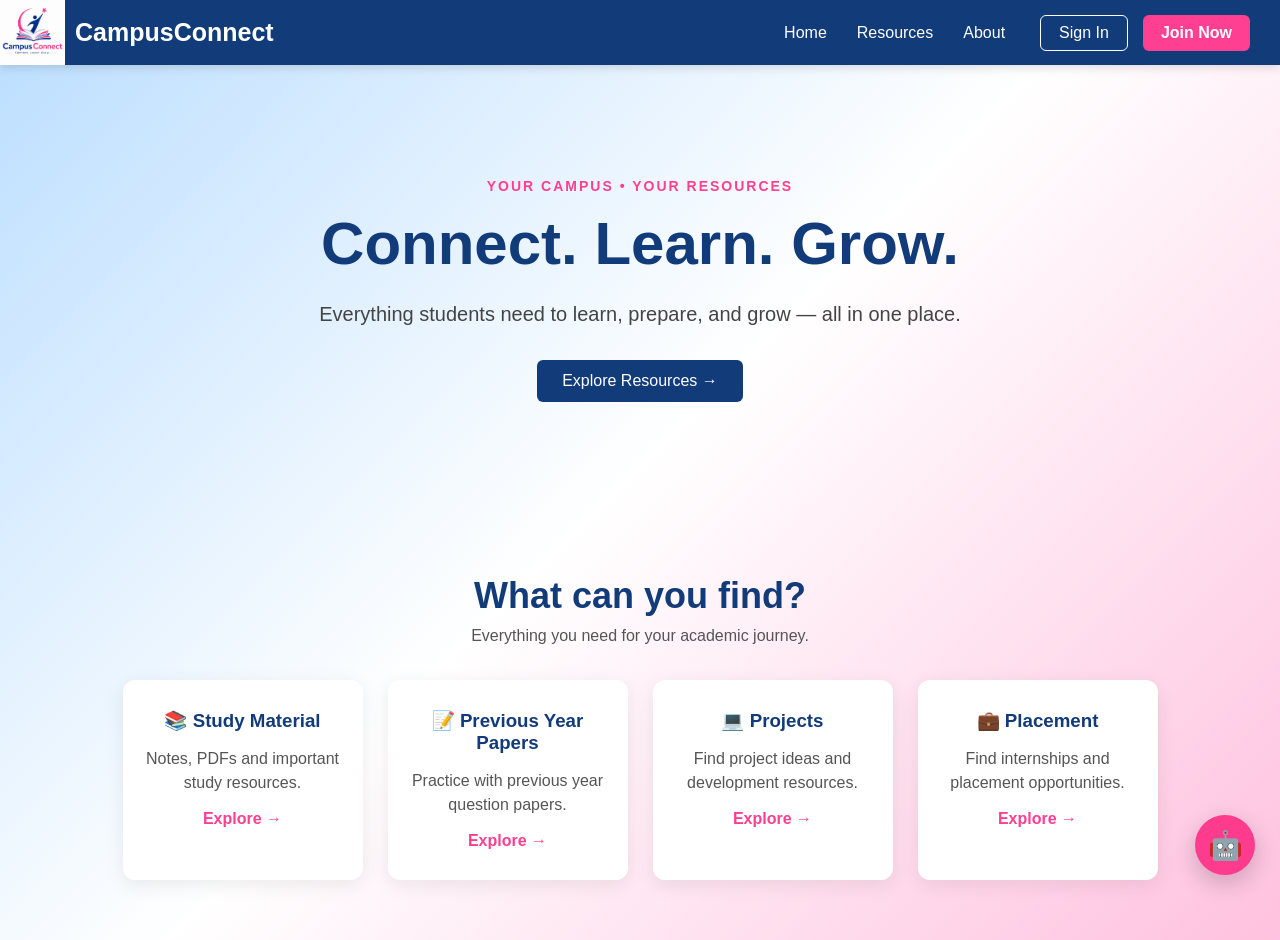
<file: index.html>
<!DOCTYPE html>
<html lang="en">
<head>
    <meta charset="UTF-8">
    <meta
        name="viewport"
        content="width=device-width, initial-scale=1.0"
    >
    <title>campusConnect</title>
    <link
        rel="stylesheet"
        href="style.css"
    >
</head>
<body>
    <!-- ===============================
         NAVIGATION
    ================================ -->
    <nav>
        <div class="brand">
            <img
                src="logo.png"
                alt="CampusConnect Logo"
            >
            <h2>
                CampusConnect
            </h2>
        </div>
        <div class="nav-links">
            <a href="#">
                Home
            </a>
            <a href="resources.html">
                Resources
            </a>

            <a href="about.html">
                About
            </a>

            <a
                href="signin.html"
                class="signin-btn"
            >
                Sign In
            </a>

            <a
                href="join.html"
                class="join-btn"
            >
                Join Now
            </a>

        </div>

    </nav>


    <!-- ===============================
         HERO SECTION
    ================================ -->

    <section class="hero">

        <div class="hero-content">

            <p
                id="welcome-user"
                class="welcome-user"
            ></p>

            <p class="hero-small-text">
                YOUR CAMPUS • YOUR RESOURCES
            </p>

            <h1>
                Connect. Learn. Grow.
            </h1>

            <p class="hero-description">
                Everything students need to learn,
                prepare, and grow — all in one place.
            </p>

            <button
                onclick="window.location.href='resources.html'"
            >
                Explore Resources →
            </button>

        </div>

    </section>


    <!-- ===============================
         RESOURCES SECTION
    ================================ -->

    <section class="resources">

        <h2>
            What can you find?
        </h2>

        <p class="resources-subtitle">
            Everything you need for your academic journey.
        </p>


        <div class="resource-container">


            <!-- STUDY MATERIAL -->

            <div class="resource-card">

                <h3>
                    📚 Study Material
                </h3>

                <p>
                    Notes, PDFs and important study resources.
                </p>

                <a href="resources.html">
                    Explore →
                </a>

            </div>


            <!-- PREVIOUS YEAR PAPERS -->

            <div class="resource-card">

                <h3>
                    📝 Previous Year Papers
                </h3>

                <p>
                    Practice with previous year question papers.
                </p>

                <a href="resources.html">
                    Explore →
                </a>

            </div>


            <!-- PROJECTS -->

            <div class="resource-card">

                <h3>
                    💻 Projects
                </h3>

                <p>
                    Find project ideas and development resources.
                </p>

                <a href="projects.html">
                    Explore →
                </a>

            </div>


            <!-- PLACEMENTS -->

            <div class="resource-card">

                <h3>
                    💼 Placement
                </h3>

                <p>
                    Find internships and placement opportunities.
                </p>

                <a href="placements.html">
                    Explore →
                </a>

            </div>


        </div>

    </section>


    <!-- ===============================
         JAVASCRIPT
    ================================ -->

    <script src="script.js"></script>
    <!-- CampusAI Chatbot -->
<div id="campus-ai-button" onclick="toggleCampusAI()">
    🤖
</div>

<div id="campus-ai-chat">
   <div class="campus-ai-header">
    <div>
        <strong>CampusAI 🤖</strong>
        <small>Your study assistant</small>
    </div>

    <div class="campus-ai-header-buttons">

        <button
            onclick="newCampusAIChat()"
            title="New Chat">
            ↻
        </button>

        <button
            onclick="maximizeCampusAI()"
            title="Maximize">
            ⛶
        </button>

        <button
            onclick="toggleCampusAI()"
            title="Close">
            ×
        </button>

    </div>
</div>

    <div id="campus-ai-messages" class="campus-ai-messages">
        <div class="ai-message">
            👋 Hi! I'm CampusAI.<br>
            Ask me anything about your studies.
        </div>
    </div>

    <div class="campus-ai-input">
        <input
            type="text"
            id="campus-ai-input"
            placeholder="Ask anything..."
            onkeydown="if(event.key === 'Enter') sendCampusAIMessage()"
        >

        <button onclick="sendCampusAIMessage()">
            ➤
        </button>
    </div>
</div>

</body>

</html>
</file>
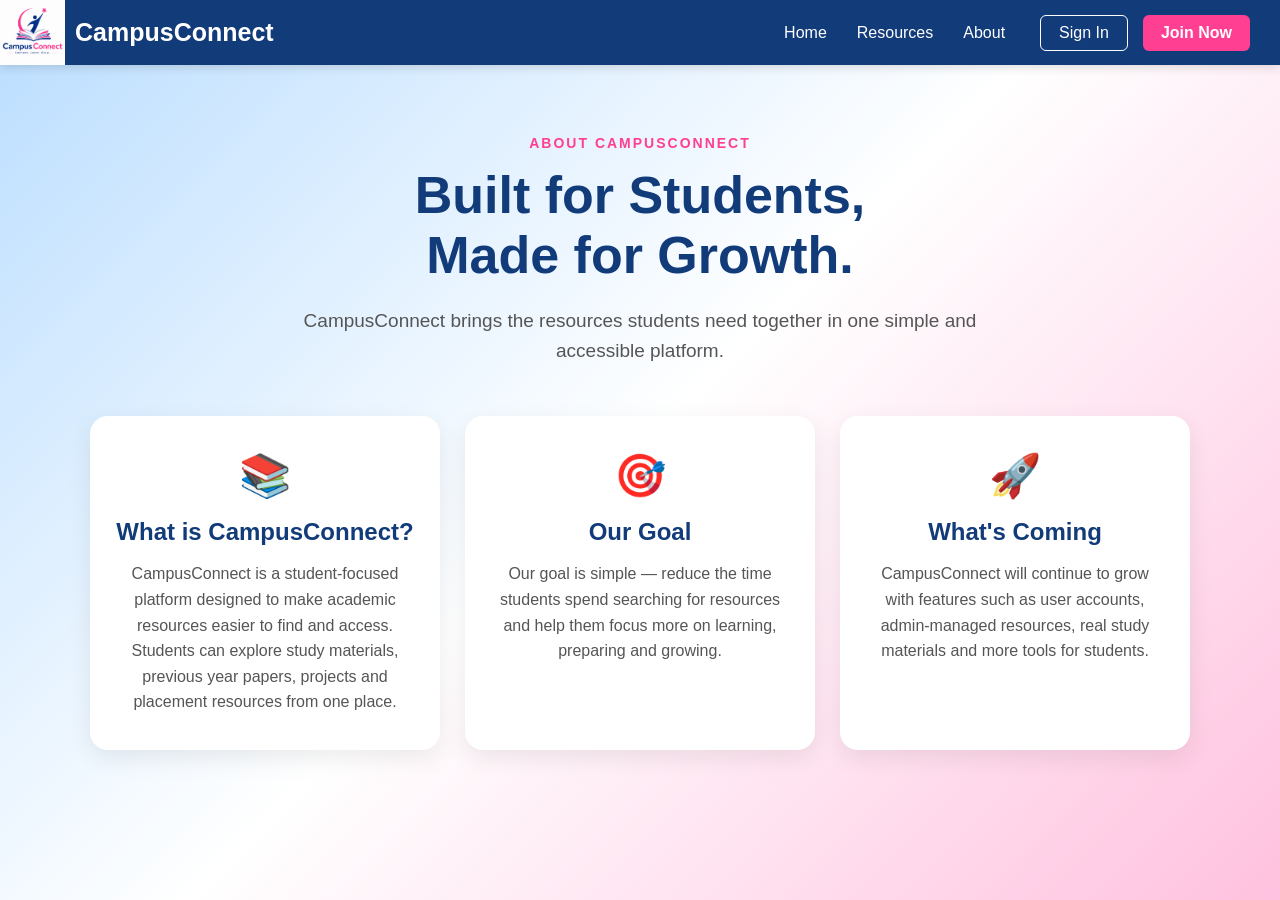
<file: about.html>
<!DOCTYPE html>
<html lang="en">
<head>
    <meta charset="UTF-8">
    <meta name="viewport" content="width=device-width, initial-scale=1.0">
    <title>About - CampusConnect</title>
    <link rel="stylesheet" href="style.css">
</head>
<body>
    <nav>
        <div class="brand">
            <img src="logo.png" alt="CampusConnect Logo">
            <h2>CampusConnect</h2>
        </div>
        <div class="nav-links">
            <a href="index.html">Home</a>
            <a href="resources.html">Resources</a>
            <a href="about.html">About</a>
            <a href="signin.html" class="signin-btn">Sign In</a>
            <a href="join.html" class="join-btn">Join Now</a>
        </div>
    </nav>
    <main class="about-page">
    <div class="about-header">
        <p class="about-label">ABOUT CAMPUSCONNECT</p>
        <h1>Built for Students,<br>Made for Growth.</h1>
        <p class="about-intro">
            CampusConnect brings the resources students need
            together in one simple and accessible platform.
        </p>
    </div>
    <div class="about-content">
        <div class="about-card">
            <div class="about-icon">📚</div>
            <h2>What is CampusConnect?</h2>
            <p>
                CampusConnect is a student-focused platform designed
                to make academic resources easier to find and access.
                Students can explore study materials, previous year
                papers, projects and placement resources from one place.
            </p>
          </div>
        <div class="about-card">
            <div class="about-icon">🎯</div>
            <h2>Our Goal</h2>
            <p>
                Our goal is simple — reduce the time students spend
                searching for resources and help them focus more on
                learning, preparing and growing.
            </p>
        </div>
        <div class="about-card">
            <div class="about-icon">🚀</div>
            <h2>What's Coming</h2>
            <p>
                CampusConnect will continue to grow with features such
                as user accounts, admin-managed resources, real study
                materials and more tools for students.
            </p>
        </div>
    </div>
</main>
<script src="script.js"></script>
</body>
</html>
</file>
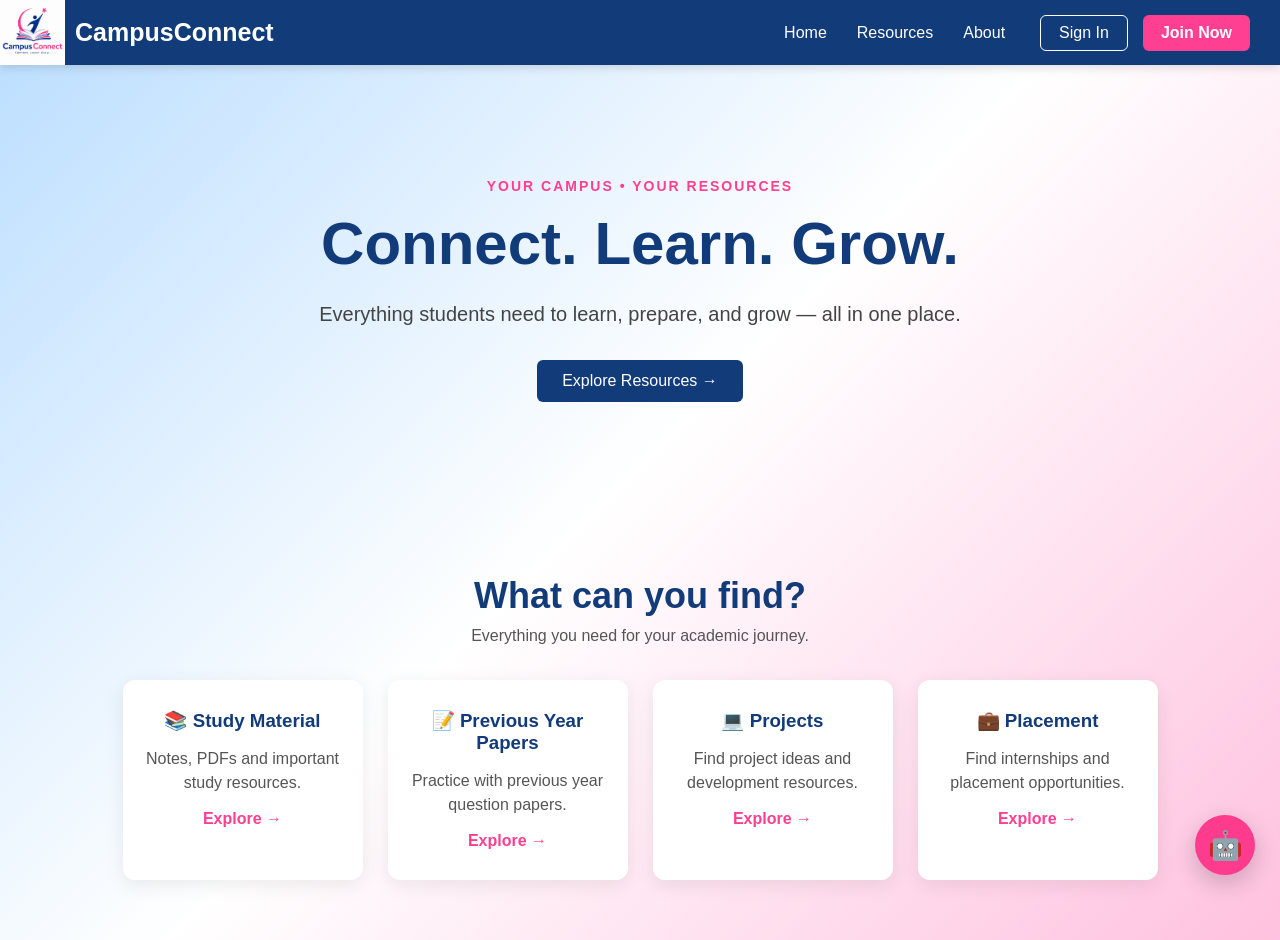
<file: admin.html>
<!DOCTYPE html>
<html lang="en">

<head>
    <meta charset="UTF-8">
    <meta name="viewport" content="width=device-width, initial-scale=1.0">

    <title>Admin Dashboard - CampusConnect</title>

    <link rel="stylesheet" href="style.css">
</head>

<body>

    <!-- =========================
         NAVBAR
    ========================== -->

    <nav>

        <div class="brand">
            <img src="logo.png" alt="CampusConnect Logo">
            <h2>CampusConnect</h2>
        </div>

        <div class="nav-links">
            <a href="index.html">Home</a>
            <a href="resources.html">Resources</a>
            <a href="about.html">About</a>

            <button id="logout-btn" class="signin-btn">
                Logout
            </button>
        </div>

    </nav>


    <!-- =========================
         ADMIN DASHBOARD
    ========================== -->

    <main class="admin-page">

        <div class="admin-header">

            <p class="about-label">
                ADMIN PANEL
            </p>

            <h1>
                Welcome, Admin 👑
            </h1>

            <p>
                Manage CampusConnect resources and subjects.
            </p>

        </div>


        <!-- =========================
             MANAGEMENT CARDS
        ========================== -->

        <div class="admin-grid">

            <!-- =========================
                 SUBJECT MANAGEMENT
            ========================== -->

            <div class="about-card">

                <div class="about-icon">
                    📚
                </div>

                <h2>
                    Manage Subjects
                </h2>

                <p>
                    Add, edit, delete and view subjects
                    across all semesters.
                </p>


                <!-- SUBJECT ACTIONS -->

                <div class="admin-actions">

                    <button onclick="addSubject()">
                        + Add Subject
                    </button>

                    <select id="admin-semester">

                        <option value="">
                            Select Semester
                        </option>

                        <option value="1">
                            Semester 1
                        </option>

                        <option value="2">
                            Semester 2
                        </option>

                        <option value="3">
                            Semester 3
                        </option>

                        <option value="4">
                            Semester 4
                        </option>

                        <option value="5">
                            Semester 5
                        </option>

                        <option value="6">
                            Semester 6
                        </option>

                        <option value="7">
                            Semester 7
                        </option>

                        <option value="8">
                            Semester 8
                        </option>

                    </select>

                    <button onclick="loadSubjectsAdmin()">
                        View Subjects
                    </button>

                </div>


                <!-- SUBJECT FORM -->

                <div
                    id="subject-form"
                    class="admin-form"
                    style="display:none;">

                    <label>
                        Subject Name
                    </label>

                    <input
                        type="text"
                        id="subject-name"
                        placeholder="Enter subject name">


                    <label>
                        Semester Number
                    </label>

                    <input
                        type="number"
                        id="semester-id"
                        placeholder="1 - 8"
                        min="1"
                        max="8">


                    <button onclick="saveSubject()">
                        Save Subject
                    </button>

                </div>


                <!-- SUBJECT LIST -->

                <div
                    id="admin-subject-list"
                    class="admin-list">
                </div>

            </div>



            <!-- =========================
                 RESOURCE MANAGEMENT
            ========================== -->

            <div class="about-card">

                <div class="about-icon">
                    📄
                </div>

                <h2>
                    Manage Resources
                </h2>

                <p>
                    Upload and manage notes, PYQs
                    and important study materials.
                </p>


                <!-- RESOURCE ACTION -->

                <div class="admin-actions">

                    <button onclick="addResource()">
                        + Add Resource
                    </button>

                </div>


                <!-- RESOURCE FORM -->

                <div
                    id="resource-form"
                    class="admin-form"
                    style="display:none;">

                    <label>
                        Resource Title
                    </label>

                    <input
                        type="text"
                        id="resource-title"
                        placeholder="Enter resource title">


                    <label>
                        Resource Type
                    </label>

                    <select id="resource-type">

                        <option value="Notes">
                            Notes
                        </option>

                        <option value="PYQ">
                            PYQ
                        </option>

                        <option value="Important Questions">
                            Important Questions
                        </option>

                    </select>


                    <label>
                        Semester
                    </label>

                    <select id="resource-semester">

                        <option value="">
                            Select Semester
                        </option>

                        <option value="1">
                            Semester 1
                        </option>

                        <option value="2">
                            Semester 2
                        </option>

                        <option value="3">
                            Semester 3
                        </option>

                        <option value="4">
                            Semester 4
                        </option>

                        <option value="5">
                            Semester 5
                        </option>

                        <option value="6">
                            Semester 6
                        </option>

                        <option value="7">
                            Semester 7
                        </option>

                        <option value="8">
                            Semester 8
                        </option>

                    </select>


                    <label>
                        Subject
                    </label>

                    <select id="resource-subject">

                        <option value="">
                            Select Subject
                        </option>

                    </select>


                    <label>
                        PDF File
                    </label>

                    <input
                        type="file"
                        id="resource-file"
                        accept=".pdf,application/pdf">


                    <div class="admin-form-buttons">

                        <button onclick="saveResource()">
                            Upload Resource
                        </button>

                        <button
                            type="button"
                            onclick="loadResources()">
                            View Resources
                        </button>

                    </div>


                    <!-- RESOURCE LIST -->

                    <div
                        id="resource-list"
                        class="admin-list">
                    </div>

                </div>

            </div>

        </div>
        <!-- =========================
     USER MANAGEMENT
========================== -->

<div class="user-management">

    <div class="user-management-header">

        <div>
            <p class="about-label">ADMIN</p>

            <h2>👥 User Management</h2>

            <p>
                View registered CampusConnect users.
            </p>
        </div>

        <button onclick="loadUsers()">
            View Users
        </button>

    </div>

    <div id="user-list">
        <p>Click "View Users" to load users.</p>
    </div>

</div>
        <!-- =========================
     DASHBOARD STATISTICS
========================== -->

<div class="admin-stats">


    <div class="stat-card">
        <div class="stat-icon">👨‍🎓</div>
        <div>
            <h2 id="stat-students">0</h2>
            <p>Students</p>
        </div>
    </div>

    <div class="stat-card">
        <div class="stat-icon">📚</div>
        <div>
            <h2 id="stat-subjects">0</h2>
            <p>Subjects</p>
        </div>
    </div>

    <div class="stat-card">
        <div class="stat-icon">📄</div>
        <div>
            <h2 id="stat-resources">0</h2>
            <p>Resources</p>
        </div>
    </div>

    <div class="stat-card">
        <div class="stat-icon">🎓</div>
        <div>
            <h2 id="stat-semesters">0</h2>
            <p>Semesters</p>
        </div>
    </div>

</div>


    </main>



    <!-- =========================
         EXISTING JAVASCRIPT
    ========================== -->

    <script>

        /* =========================
           ADMIN ACCESS
        ========================= */

        const role = localStorage.getItem("userRole");

        if (role !== "ADMIN") {

            alert("Access denied. Admin only.");

            window.location.href = "index.html";

        }


        /* =========================
           LOGOUT
        ========================= */

        document
            .getElementById("logout-btn")
            .addEventListener("click", function () {

                localStorage.removeItem("userName");
                localStorage.removeItem("userEmail");
                localStorage.removeItem("userRole");
                localStorage.removeItem("authToken");

                window.location.href = "signin.html";

            });


        /* =========================
           ADD SUBJECT
        ========================= */

        function addSubject() {

            document
                .getElementById("subject-form")
                .style.display = "block";

        }


        function saveSubject() {

            const name =
                document
                    .getElementById("subject-name")
                    .value;

            const semesterId =
                document
                    .getElementById("semester-id")
                    .value;


            if (!name || !semesterId) {

                alert(
                    "Please enter subject name and semester."
                );

                return;

            }


            const subject = {

                name: name,

                semesterId: Number(semesterId)

            };


            fetch(
                "https://campusconnect-8rzv.onrender.com/api/subjects",
                {
                    method: "POST",

                    headers: {

                        "Content-Type":
                            "application/json",

                        "Authorization":
                            "Bearer " +
                            localStorage.getItem("authToken")

                    },

                    body:
                        JSON.stringify(subject)

                }
            )

            .then(response => {

                if (!response.ok) {

                    throw new Error(
                        "Subject add failed"
                    );

                }

                return response.json();

            })

            .then(data => {

                alert(
                    "Subject added successfully!"
                );

                document
                    .getElementById("subject-name")
                    .value = "";

                document
                    .getElementById("semester-id")
                    .value = "";

            })

            .catch(error => {

                console.error(
                    "Subject error:",
                    error
                );

                alert(
                    "Unable to add subject."
                );

            });

        }


        /* =========================
           ADD RESOURCE
        ========================= */

        function addResource() {

            document
                .getElementById("resource-form")
                .style.display = "block";

        }
        function saveResource() {

            const title =
                document
                    .getElementById("resource-title")
                    .value;

            const type =
                document
                    .getElementById("resource-type")
                    .value;

            const file =
                document
                    .getElementById("resource-file")
                    .files[0];

            const subjectId =
                document
                    .getElementById("resource-subject")
                    .value;


            if (!title || !file || !subjectId) {

                alert(
                    "Please fill all fields and select a PDF."
                );

                return;

            }


            const formData =
                new FormData();

            formData.append(
                "title",
                title
            );

            formData.append(
                "type",
                type
            );

            formData.append(
                "subjectId",
                subjectId
            );

            formData.append(
                "file",
                file
            );


            fetch(
                "https://campusconnect-8rzv.onrender.com/api/resources",
                {
                    method: "POST",

                    headers: {

                        "Authorization":
                            "Bearer " +
                            localStorage.getItem("authToken")

                    },

                    body: formData

                }
            )

            .then(response => {

                if (!response.ok) {

                    throw new Error(
                        "Upload failed"
                    );

                }

                return response.json();

            })

            .then(data => {

                alert(
                    "Resource uploaded successfully!"
                );

                document
                    .getElementById("resource-title")
                    .value = "";

                document
                    .getElementById("resource-file")
                    .value = "";

                document
                    .getElementById("resource-subject")
                    .value = "";

            })

            .catch(error => {

                console.error(
                    "Resource upload error:",
                    error
                );

                alert(
                    "Unable to upload resource."
                );

            });

        }


        /* =========================
           LOAD SUBJECTS FOR RESOURCE
        ========================= */

        function loadSubjects() {

            const semesterSelect =
                document.getElementById(
                    "resource-semester"
                );

            const subjectSelect =
                document.getElementById(
                    "resource-subject"
                );


            semesterSelect.addEventListener(
                "change",
                function () {

                    const semesterId =
                        this.value;


                    subjectSelect.innerHTML =
                        '<option value="">Select Subject</option>';


                    if (!semesterId) {

                        return;

                    }


                    fetch(
                        "https://campusconnect-8rzv.onrender.com/api/subjects?semester=" +
                        semesterId
                    )

                    .then(response =>
                        response.json()
                    )

                    .then(subjects => {

                        subjects.forEach(
                            function(subject) {

                                const option =
                                    document.createElement(
                                        "option"
                                    );

                                option.value =
                                    subject.id;

                                option.textContent =
                                    subject.name;

                                subjectSelect.appendChild(
                                    option
                                );

                            }
                        );

                    })

                    .catch(error => {

                        console.error(
                            "Subject loading error:",
                            error
                        );

                        alert(
                            "Unable to load subjects."
                        );

                    });

                }
            );

        }


        loadSubjects();


        /* =========================
           LOAD RESOURCES
        ========================= */

        function loadResources() {

            const subjectId =
                document
                    .getElementById("resource-subject")
                    .value;

            const resourceList =
                document
                    .getElementById("resource-list");


            if (!subjectId) {

                alert(
                    "Please select a subject first."
                );

                return;

            }


            resourceList.innerHTML =
                "<p>Loading resources...</p>";


            fetch(
                "https://campusconnect-8rzv.onrender.com/api/resources?subjectId=" +
                subjectId
            )

            .then(response =>
                response.json()
            )

            .then(resources => {

                resourceList.innerHTML = "";


                if (resources.length === 0) {

                    resourceList.innerHTML =
                        "<p>No resources found for this subject.</p>";

                    return;

                }


                resources.forEach(
                    function(resource) {

                        resourceList.innerHTML += `

                            <div class="material-item">

                                📄 ${resource.title}

                                <button
                                    onclick="editResource(
                                        ${resource.id},
                                        '${resource.title}',
                                        '${resource.type}'
                                    )">

                                    ✏️ Edit

                                </button>


                                <button
                                    onclick="deleteResource(
                                        ${resource.id}
                                    )">

                                    🗑️ Delete

                                </button>

                            </div>

                        `;

                    }
                );

            })

            .catch(error => {

                console.error(
                    "Resource loading error:",
                    error
                );

                resourceList.innerHTML =
                    "<p>Unable to load resources.</p>";

            });

        }


        /* =========================
           DELETE RESOURCE
        ========================= */

        function deleteResource(id) {

            const confirmDelete =
                confirm(
                    "Are you sure you want to delete this resource?"
                );


            if (!confirmDelete) {

                return;

            }


            fetch(
                "https://campusconnect-8rzv.onrender.com/api/resources/" +
                id,
                {
                    method: "DELETE",

                    headers: {

                        "Authorization":
                            "Bearer " +
                            localStorage.getItem("authToken")

                    }

                }
            )

            .then(response => {

                if (!response.ok) {

                    throw new Error(
                        "Delete failed"
                    );

                }

                alert(
                    "Resource deleted successfully!"
                );

                loadResources();

            })

            .catch(error => {

                console.error(
                    "Delete error:",
                    error
                );

                alert(
                    "Unable to delete resource."
                );

            });

        }


        /* =========================
           EDIT RESOURCE
        ========================= */

        function editResource(
            id,
            oldTitle,
            oldType
        ) {

            const newTitle =
                prompt(
                    "Enter new resource title:",
                    oldTitle
                );


            if (
                !newTitle ||
                newTitle.trim() === ""
            ) {

                return;

            }


            const newType =
                prompt(
                    "Enter resource type:",
                    oldType
                );


            if (
                !newType ||
                newType.trim() === ""
            ) {

                return;

            }


            const resource = {

                title:
                    newTitle.trim(),

                type:
                    newType.trim()

            };


            fetch(
                "https://campusconnect-8rzv.onrender.com/api/resources/" +
                id,
                {
                    method: "PUT",

                    headers: {

                        "Content-Type":
                            "application/json",

                        "Authorization":
                            "Bearer " +
                            localStorage.getItem("authToken")

                    },

                    body:
                        JSON.stringify(resource)

                }
            )

            .then(response => {

                if (!response.ok) {

                    throw new Error(
                        "Update failed"
                    );

                }

                return response.json();

            })

            .then(data => {

                alert(
                    "Resource updated successfully!"
                );

                loadResources();

            })

            .catch(error => {

                console.error(
                    "Resource update error:",
                    error
                );

                alert(
                    "Unable to update resource."
                );

            });

        }


        /* =========================
           LOAD ADMIN SUBJECTS
        ========================= */

        function loadSubjectsAdmin() {

            const semesterId =
                document
                    .getElementById("admin-semester")
                    .value;

            const subjectList =
                document
                    .getElementById(
                        "admin-subject-list"
                    );


            if (!semesterId) {

                alert(
                    "Please select a semester first."
                );

                return;

            }


            subjectList.innerHTML =
                "<p>Loading subjects...</p>";


            fetch(
                "https://campusconnect-8rzv.onrender.com/api/subjects?semester=" +
                semesterId
            )

            .then(response =>
                response.json()
            )

            .then(subjects => {

                subjectList.innerHTML = "";


                if (subjects.length === 0) {

                    subjectList.innerHTML =
                        "<p>No subjects found.</p>";

                    return;

                }


                subjects.forEach(
                    function(subject) {

                        subjectList.innerHTML += `

                            <div class="material-item">

                                📚 ${subject.name}

                                <button
                                    onclick="editSubject(
                                        ${subject.id},
                                        '${subject.name}',
                                        ${subject.semesterId}
                                    )">

                                    ✏️ Edit

                                </button>


                                <button
                                    onclick="deleteSubject(
                                        ${subject.id}
                                    )">

                                    🗑️ Delete

                                </button>

                            </div>

                        `;

                    }
                );

            })

            .catch(error => {

                console.error(
                    "Subject loading error:",
                    error
                );

                subjectList.innerHTML =
                    "<p>Unable to load subjects.</p>";

            });

        }


        /* =========================
           EDIT SUBJECT
        ========================= */

        function editSubject(
            id,
            oldName,
            semesterId
        ) {

            const newName =
                prompt(
                    "Enter new subject name:",
                    oldName
                );


            if (
                !newName ||
                newName.trim() === ""
            ) {

                return;

            }


            const subject = {

                name:
                    newName.trim(),

                semesterId:
                    semesterId

            };


            fetch(
                "https://campusconnect-8rzv.onrender.com/api/subjects/" +
                id,
                {
                    method: "PUT",

                    headers: {

                        "Content-Type":
                            "application/json",

                        "Authorization":
                            "Bearer " +
                            localStorage.getItem("authToken")

                    },

                    body:
                        JSON.stringify(subject)

                }
            )

            .then(response => {

                if (!response.ok) {

                    throw new Error(
                        "Update failed"
                    );

                }

                return response.json();

            })

            .then(data => {

                alert(
                    "Subject updated successfully!"
                );

                loadSubjectsAdmin();

            })

            .catch(error => {

                console.error(
                    "Subject update error:",
                    error
                );

                alert(
                    "Unable to update subject."
                );

            });

        }


        /* =========================
           DELETE SUBJECT
        ========================= */

        function deleteSubject(id) {

            const confirmDelete =
                confirm(
                    "Are you sure you want to delete this subject?"
                );


            if (!confirmDelete) {

                return;

            }


            fetch(
                "https://campusconnect-8rzv.onrender.com/api/subjects/" +
                id,
                {
                    method: "DELETE",

                    headers: {

                        "Authorization":
                            "Bearer " +
                            localStorage.getItem("authToken")

                    }

                }
            )

            .then(response => {

                if (!response.ok) {

                    throw new Error(
                        "Delete failed"
                    );

                }

                alert(
                    "Subject deleted successfully!"
                );

                loadSubjectsAdmin();

            })

            .catch(error => {

                console.error(
                    "Subject delete error:",
                    error
                );

                alert(
                    "Unable to delete subject."
                );

            });

        }
/* =========================
   LOAD DASHBOARD STATISTICS
========================= */

function loadAdminStats() {

    fetch("https://campusconnect-8rzv.onrender.com/api/admin/stats")

        .then(response => {

            if (!response.ok) {
                throw new Error("Stats loading failed");
            }

            return response.json();

        })

        .then(stats => {

            document.getElementById("stat-students").textContent =
                stats.students;

            document.getElementById("stat-subjects").textContent =
                stats.subjects;

            document.getElementById("stat-resources").textContent =
                stats.resources;

            document.getElementById("stat-semesters").textContent =
                stats.semesters;

        })

        .catch(error => {

            console.error(
                "Admin stats error:",
                error
            );

        });

}

loadAdminStats();
/* =========================
   LOAD USERS
========================= */

function loadUsers() {

    const userList =
        document.getElementById("user-list");

    userList.innerHTML =
        "<p>Loading users...</p>";

    fetch(
        "https://campusconnect-8rzv.onrender.com/api/admin/users",
        {
            headers: {
                "Authorization":
                    "Bearer " +
                    localStorage.getItem("authToken")
            }
        }
    )

    .then(response => {

        if (!response.ok) {
            throw new Error("Unable to load users");
        }

        return response.json();

    })

    .then(users => {

        userList.innerHTML = "";

        if (users.length === 0) {

            userList.innerHTML =
                "<p>No users registered yet.</p>";

            return;
        }

        users.forEach(function(user) {

            userList.innerHTML += `

    <div class="user-row">

        <div class="user-info">

            <strong>
                ${user.name}
            </strong>

            <span>
                ${user.email}
            </span>

        </div>

        <span class="user-role">
            ${user.role}
        </span>

        ${
            user.role === "ADMIN"
                ? ""
                : `
                    <button
                        class="delete-user-btn"
                        onclick="deleteUser(${user.id})">
                        🗑️ Delete
                    </button>
                `
        }

    </div>

`;

        });

    })

    .catch(error => {

        console.error(
            "User loading error:",
            error
        );

        userList.innerHTML =
            "<p>Unable to load users.</p>";

    });
}
/* =========================
   DELETE USER
========================= */

function deleteUser(id) {

    const confirmDelete =
        confirm(
            "Are you sure you want to delete this user?"
        );

    if (!confirmDelete) {
        return;
    }

    fetch(
        "https://campusconnect-8rzv.onrender.com/api/admin/users/" + id,
        {
            method: "DELETE",

            headers: {
                "Authorization":
                    "Bearer " +
                    localStorage.getItem("authToken")
            }
        }
    )

    .then(response => {

        if (!response.ok) {
            throw new Error("Delete user failed");
        }

        return response.text();

    })

    .then(message => {

        alert("User deleted successfully!");

        loadUsers();

        loadAdminStats();

    })

    .catch(error => {

        console.error(
            "User delete error:",
            error
        );

        alert(
            "Unable to delete user."
        );

    });
}
    </script>
<!-- ===============================
     PROJECT REVIEW
================================ -->

<section class="admin-section">

    <div class="admin-section-header">

        <div>
            <h2>🚀 Project Submissions</h2>

            <p>
                Review student projects before publishing them.
            </p>
        </div>

    </div>


    <div id="admin-projects-container">

        <p>
            Loading project submissions...
        </p>

    </div>

</section>
<script>

    // ===============================
    // LOAD PROJECT SUBMISSIONS
    // ===============================

    function loadAdminProjects() {

        const token =
            localStorage.getItem("authToken");

        fetch(
            "https://campusconnect-8rzv.onrender.com/api/admin/projects",
            {
                headers: {
                    "Authorization":
                        "Bearer " + token
                }
            }
        )

        .then(async response => {

            const data =
                await response.text();

            if (!response.ok) {
                throw new Error(data);
            }

            return JSON.parse(data);

        })

        .then(projects => {

            const container =
                document.getElementById(
                    "admin-projects-container"
                );

            container.innerHTML = "";


            if (projects.length === 0) {

                container.innerHTML =
                    "<p>No project submissions yet.</p>";

                return;
            }


            projects.forEach(project => {

                const projectCard =
                    document.createElement("div");

                projectCard.className =
                    "admin-project-card";


                projectCard.innerHTML = `

                    <div class="admin-project-info">

                        <h3>
                            ${project.title}
                        </h3>

                        <p>
                            👤 Student:
                            <strong>
                                ${project.studentName}
                            </strong>
                        </p>

                        <p>
                            🛠️ Technologies:
                            ${project.technologies || "Not specified"}
                        </p>

                        <p>
                            ${project.description}
                        </p>

                        <p>
                            📌 Status:
                            <strong>
                                ${project.status}
                            </strong>
                        </p>

                        ${
                            project.githubUrl
                            ? `
                                <a
                                    href="${project.githubUrl}"
                                    target="_blank"
                                >
                                    GitHub →
                                </a>
                              `
                            : ""
                        }

                        ${
                            project.liveDemoUrl
                            ? `
                                <a
                                    href="${project.liveDemoUrl}"
                                    target="_blank"
                                >
                                    Live Demo →
                                </a>
                              `
                            : ""
                        }

                    </div>


                   <div class="admin-project-actions">

    <button
        onclick="updateProjectStatus(
            ${project.id},
            'APPROVED'
        )"
    >
        ✅ Approve
    </button>

   <button
    class="admin-reject-project-btn"
    onclick="rejectProject(${project.id})"
>
    ❌ Reject
</button>

    <button
        class="admin-delete-project-btn"
        onclick="deleteProject(${project.id})"
    >
        🗑️ Delete
    </button>

</div>

                `;


                container.appendChild(projectCard);

            });

        })

        .catch(error => {

            console.error(
                "Admin projects error:",
                error
            );

            document.getElementById(
                "admin-projects-container"
            ).innerHTML =
                "<p>Unable to load project submissions.</p>";

        });

    }
    // ===============================
// OPPORTUNITY MANAGEMENT
// ===============================

function addOpportunity() {

    const token = localStorage.getItem("authToken");

    const opportunity = {

        company:
            document.getElementById("opp-company").value,

        title:
            document.getElementById("opp-title").value,

        type:
            document.getElementById("opp-type").value,

        role:
            document.getElementById("opp-role").value,

        location:
            document.getElementById("opp-location").value,

        workMode:
            document.getElementById("opp-work-mode").value,

        eligibility:
            document.getElementById("opp-eligibility").value,

        cgpa:
            document.getElementById("opp-cgpa").value,

        skills:
            document.getElementById("opp-skills").value,

        stipend:
            document.getElementById("opp-stipend").value,

        salary:
            document.getElementById("opp-salary").value,

        deadline:
            document.getElementById("opp-deadline").value,

        applyUrl:
            document.getElementById("opp-apply-url").value,

        description:
            document.getElementById("opp-description").value
    };


    if (!opportunity.company ||
        !opportunity.title ||
        !opportunity.role ||
        !opportunity.description) {

        alert("Please fill all required fields.");
        return;
    }


    fetch(
        "https://campusconnect-8rzv.onrender.com/api/admin/opportunities",
        {
            method: "POST",

            headers: {
                "Authorization":
                    "Bearer " + token,

                "Content-Type":
                    "application/json"
            },

            body:
                JSON.stringify(opportunity)
        }
    )

    .then(async response => {

        const data =
            await response.text();

        if (!response.ok) {
            throw new Error(data);
        }

        return JSON.parse(data);
    })

    .then(() => {

        alert("✅ Opportunity added successfully!");

        document
            .getElementById("opp-company")
            .value = "";

        document
            .getElementById("opp-title")
            .value = "";

        document
            .getElementById("opp-role")
            .value = "";

        document
            .getElementById("opp-location")
            .value = "";

        document
            .getElementById("opp-eligibility")
            .value = "";

        document
            .getElementById("opp-cgpa")
            .value = "";

        document
            .getElementById("opp-skills")
            .value = "";

        document
            .getElementById("opp-stipend")
            .value = "";

        document
            .getElementById("opp-salary")
            .value = "";

        document
            .getElementById("opp-deadline")
            .value = "";

        document
            .getElementById("opp-apply-url")
            .value = "";

        document
            .getElementById("opp-description")
            .value = "";

        loadAdminOpportunities();
    })

    .catch(error => {

        console.error(
            "Opportunity error:",
            error
        );

        alert(
            "Unable to add opportunity."
        );
    });
}


// ===============================
// LOAD ADMIN OPPORTUNITIES
// ===============================

function loadAdminOpportunities() {

    const token =
        localStorage.getItem("authToken");

    const container =
        document.getElementById(
            "admin-opportunities-container"
        );

    if (!container) return;

    fetch(
        "https://campusconnect-8rzv.onrender.com/api/admin/opportunities",
        {
            headers: {
                "Authorization":
                    "Bearer " + token
            }
        }
    )

    .then(async response => {

        const data =
            await response.text();

        if (!response.ok) {
            throw new Error(data);
        }

        return JSON.parse(data);
    })

    .then(opportunities => {

        container.innerHTML = "";

        if (opportunities.length === 0) {

            container.innerHTML =
                "<p>No opportunities added yet.</p>";

            return;
        }


        opportunities.forEach(
            function(opportunity) {

                const card =
                    document.createElement("div");

                card.className =
                    "admin-opportunity-card";

                card.innerHTML = `

                    <div class="admin-opportunity-info">

                        <h3>
                            ${opportunity.company}
                        </h3>

                        <p>
                            💼
                            <strong>
                                ${opportunity.title}
                            </strong>
                        </p>

                        <p>
                            📌 Type:
                            ${opportunity.type}
                        </p>

                        <p>
                            🛠️ Role:
                            ${opportunity.role || "Not specified"}
                        </p>

                        <p>
                            📍
                            ${opportunity.location || "Not specified"}
                            |
                            ${opportunity.workMode || "Not specified"}
                        </p>

                        <p>
                            🎓 Eligibility:
                            ${opportunity.eligibility || "Not specified"}
                        </p>

                        <p>
                            💻 Skills:
                            ${opportunity.skills || "Not specified"}
                        </p>

                        <p>
                            📅 Deadline:
                            ${opportunity.deadline || "Not specified"}
                        </p>

                        <p>
                            📌 Status:
                            <strong>
                                ${opportunity.status}
                            </strong>
                        </p>

                    </div>

                    <div class="admin-opportunity-actions">

                        <button
                            onclick="toggleOpportunityStatus(
                                ${opportunity.id},
                                '${opportunity.status === "PUBLISHED" ? "HIDDEN" : "PUBLISHED"}'
                            )">

                            ${
                                opportunity.status === "PUBLISHED"
                                ? "🙈 Hide"
                                : "✅ Publish"
                            }

                        </button>

                        <button
                            class="admin-delete-opportunity-btn"
                            onclick="deleteOpportunity(
                                ${opportunity.id}
                            )">

                            🗑️ Delete

                        </button>

                    </div>
                `;

                container.appendChild(card);
            }
        );
    })

    .catch(error => {

        console.error(
            "Load opportunities error:",
            error
        );

        container.innerHTML =
            "<p>Unable to load opportunities.</p>";
    });
}


// ===============================
// PUBLISH / HIDE
// ===============================

function toggleOpportunityStatus(
    opportunityId,
    status
) {

    const token =
        localStorage.getItem("authToken");

    fetch(
        "https://campusconnect-8rzv.onrender.com/api/admin/opportunities/"
        + opportunityId
        + "/status?status="
        + status,
        {
            method: "PUT",

            headers: {
                "Authorization":
                    "Bearer " + token
            }
        }
    )

    .then(async response => {

        const data =
            await response.text();

        if (!response.ok) {
            throw new Error(data);
        }

        return JSON.parse(data);
    })

    .then(() => {

        alert(
            status === "PUBLISHED"
            ? "✅ Opportunity published!"
            : "🙈 Opportunity hidden!"
        );

        loadAdminOpportunities();
    })

    .catch(error => {

        console.error(
            "Status update error:",
            error
        );

        alert(
            "Unable to update opportunity."
        );
    });
}


// ===============================
// DELETE OPPORTUNITY
// ===============================

function deleteOpportunity(
    opportunityId
) {

    if (
        !confirm(
            "Are you sure you want to permanently delete this opportunity?"
        )
    ) {
        return;
    }

    const token =
        localStorage.getItem("authToken");

    fetch(
        "https://campusconnect-8rzv.onrender.com/api/admin/opportunities/"
        + opportunityId,
        {
            method: "DELETE",

            headers: {
                "Authorization":
                    "Bearer " + token
            }
        }
    )

    .then(async response => {

        const data =
            await response.text();

        if (!response.ok) {
            throw new Error(data);
        }

        return data;
    })

    .then(() => {

        alert(
            "🗑️ Opportunity deleted successfully!"
        );

        loadAdminOpportunities();
    })

    .catch(error => {

        console.error(
            "Delete opportunity error:",
            error
        );

        alert(
            "Unable to delete opportunity."
        );
    });
}


// Load opportunities when admin page opens
loadAdminOpportunities();



    // ===============================
    // UPDATE PROJECT STATUS
    // ===============================

    function updateProjectStatus(
        projectId,
        status
    ) {

        const token =
            localStorage.getItem("authToken");


        fetch(
            "https://campusconnect-8rzv.onrender.com/api/admin/projects/"
            + projectId
            + "/status?status="
            + status,
            {
                method: "PUT",

                headers: {
                    "Authorization":
                        "Bearer " + token
                }
            }
        )

        .then(async response => {

            const data =
                await response.text();

            if (!response.ok) {
                throw new Error(data);
            }

            return JSON.parse(data);

        })

        .then(() => {

            alert(
                status === "APPROVED"
                    ? "✅ Project approved!"
                    : "❌ Project rejected!"
            );

            loadAdminProjects();

        })

        .catch(error => {

            console.error(
                "Project status error:",
                error
            );

            alert(
                "Unable to update project status."
            );

        });

    }
// ===============================
// DELETE PROJECT
// ===============================

function deleteProject(projectId) {

    const confirmDelete =
        confirm(
            "Are you sure you want to permanently delete this project?"
        );

    if (!confirmDelete) {
        return;
    }

    const token =
        localStorage.getItem("authToken");

    fetch(
        "https://campusconnect-8rzv.onrender.com/api/admin/projects/"
        + projectId,
        {
            method: "DELETE",

            headers: {
                "Authorization":
                    "Bearer " + token
            }
        }
    )

    .then(async response => {

        const data =
            await response.text();

        if (!response.ok) {
            throw new Error(data);
        }

        return data;

    })

    .then(() => {

        alert(
            "🗑️ Project deleted successfully!"
        );

        loadAdminProjects();

    })

    .catch(error => {

        console.error(
            "Project delete error:",
            error
        );

        alert(
            "Unable to delete project."
        );

    });
}
// ===============================
// REJECT PROJECT
// ===============================

function rejectProject(projectId) {

    const confirmReject =
        confirm(
            "Are you sure you want to reject this project? It will be permanently deleted."
        );

    if (!confirmReject) {
        return;
    }

    deleteProject(projectId);
}
    // ===============================
    // LOAD PROJECTS
    // ===============================

    loadAdminProjects();

</script>
<!-- ===============================
     OPPORTUNITY MANAGEMENT
================================ -->

<section class="admin-section">

    <div class="admin-section-header">
        <div>
            <h2>💼 Placement & Internship Opportunities</h2>
            <p>Add and manage opportunities for students.</p>
        </div>
    </div>

    <div class="opportunity-admin-form">

        <input type="text" id="opp-company"
               placeholder="Company Name">

        <input type="text" id="opp-title"
               placeholder="Opportunity Title">

        <select id="opp-type">
            <option value="INTERNSHIP">Internship</option>
            <option value="PLACEMENT">Placement</option>
        </select>

        <input type="text" id="opp-role"
               placeholder="Role">

        <input type="text" id="opp-location"
               placeholder="Location">

        <select id="opp-work-mode">
            <option value="ON-SITE">On-site</option>
            <option value="HYBRID">Hybrid</option>
            <option value="REMOTE">Remote</option>
        </select>

        <input type="text" id="opp-eligibility"
               placeholder="Eligibility">

        <input type="text" id="opp-cgpa"
               placeholder="Minimum CGPA">

        <input type="text" id="opp-skills"
               placeholder="Required Skills">

        <input type="text" id="opp-stipend"
               placeholder="Stipend">

        <input type="text" id="opp-salary"
               placeholder="Salary">

        <input type="date" id="opp-deadline">

        <input type="url" id="opp-apply-url"
               placeholder="Apply URL">

        <textarea id="opp-description"
                  placeholder="Opportunity Description"></textarea>

        <button onclick="addOpportunity()">
            ➕ Add Opportunity
        </button>

    </div>

    <div id="admin-opportunities-container">
        <p>Loading opportunities...</p>
    </div>
</body>
</section>
</html>
</file>
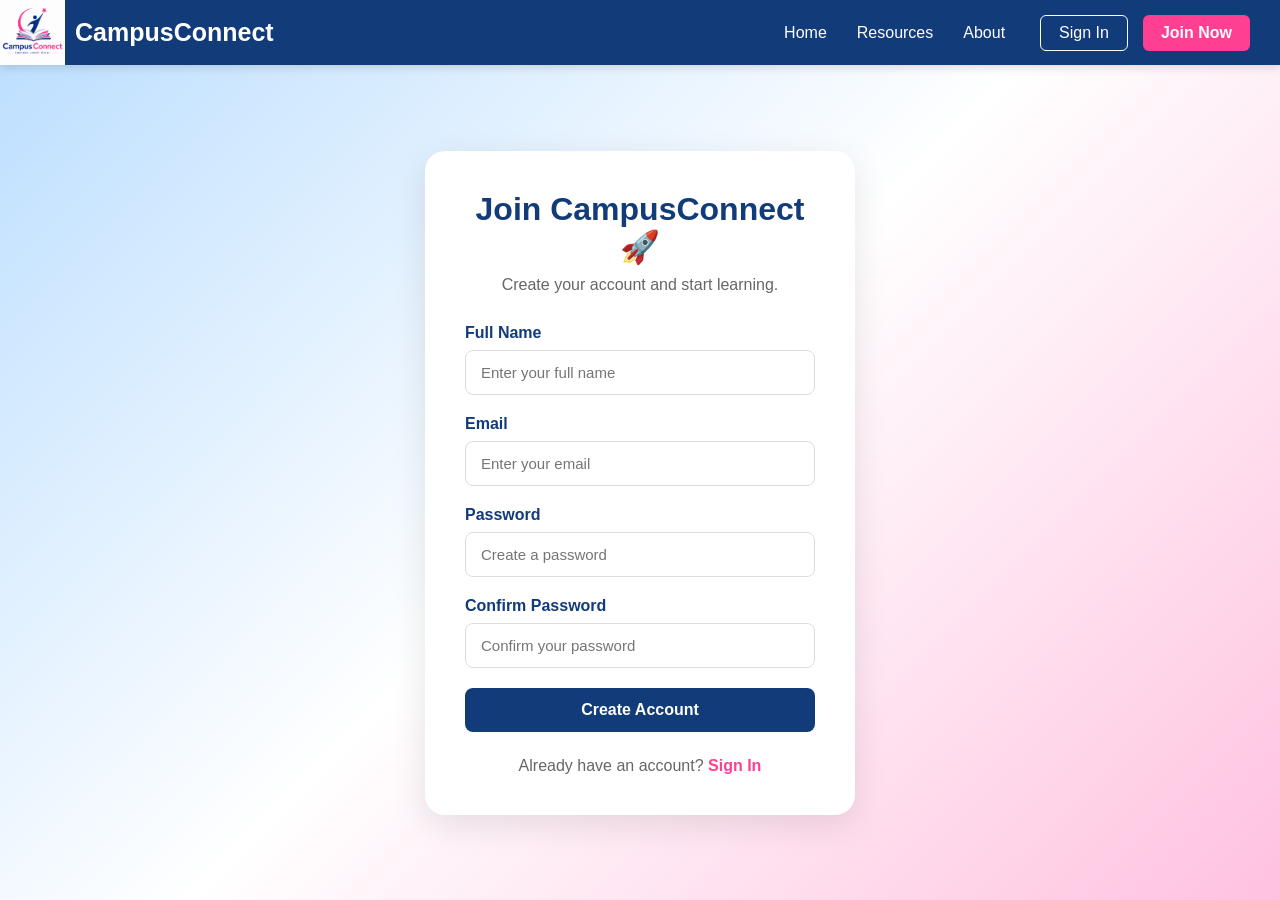
<file: join.html>
<!DOCTYPE html>
<html lang="en">
<head>
    <meta charset="UTF-8">
    <meta name="viewport" content="width=device-width, initial-scale=1.0">
    <title>Join Now - CampusConnect</title>
    <link rel="stylesheet" href="style.css">
</head>
<body>
    <nav>
        <div class="brand">
            <img src="logo.png" alt="CampusConnect Logo">
            <h2>CampusConnect</h2>
        </div>
        <div class="nav-links">
            <a href="index.html">Home</a>
            <a href="resources.html">Resources</a>
            <a href="#">About</a>
            <a href="signin.html" class="signin-btn">Sign In</a>
            <a href="join.html" class="join-btn">Join Now</a>
        </div>
    </nav>

    <main class="signin-page">
        <div class="signin-card">
            <h1>Join CampusConnect 🚀</h1>
            <p>Create your account and start learning.</p>
            <form id="join-form">
                <label for="name">Full Name</label>
                <input
                    type="text"
                    id="name"
                    placeholder="Enter your full name"
                    required
                >
                <label for="email">Email</label>
                <input
                    type="email"
                    id="email"
                    placeholder="Enter your email"
                    required
                >
                <label for="password">Password</label>
                <input
                   type="password"
                     id="password"
                     placeholder="Create a password"
                     minlength="8"
                     required  
                >
                <label for="confirm-password">Confirm Password</label>
                <input
                    type="password"
                    id="confirm-password"
                    placeholder="Confirm your password"
                    required
                >
               <button type="submit" id="create-account-btn">
    Create Account
</button>

<div id="otp-section" style="display: none; margin-top: 20px;">

    <label for="otp">Email Verification OTP</label>

    <input
        type="text"
        id="otp"
        placeholder="Enter 6-digit OTP"
        maxlength="6"
        inputmode="numeric"
    >

    <button type="button" id="verify-otp-btn">
        Verify OTP
    </button>

    <p style="font-size: 13px; margin-top: 8px;">
        Check your email for the 6-digit verification code.
    </p>

</div>
            </form>
            <p class="signup-text">
                Already have an account?
                <a href="signin.html">Sign In</a>
            </p>
        </div>
    </main>
  <script>
const joinForm = document.getElementById("join-form");

const otpSection =
    document.getElementById("otp-section");

const verifyOtpButton =
    document.getElementById("verify-otp-btn");

const createAccountButton =
    document.getElementById("create-account-btn");

let pendingUser = null;


// CREATE ACCOUNT / SEND OTP
joinForm.addEventListener("submit", function(event) {

    event.preventDefault();

    const name =
        document.getElementById("name").value.trim();

    const email =
        document.getElementById("email").value.trim();

    const password =
        document.getElementById("password").value;

    const confirmPassword =
        document.getElementById("confirm-password").value;


    if (password.length < 8) {

        alert("Password must be at least 8 characters.");

        return;
    }


    if (password !== confirmPassword) {

        alert("Passwords do not match!");

        return;
    }


    // Prevent multiple clicks
    createAccountButton.disabled = true;

    createAccountButton.textContent =
        "Sending OTP...";


    // Store user details temporarily
    pendingUser = {

        name: name,
        email: email,
        password: password

    };


    // Send OTP
    fetch(
        "https://campusconnect-8rzv.onrender.com/api/auth/send-otp?email="
        + encodeURIComponent(email),
        {
            method: "POST"
        }
    )

    .then(async response => {

        const message =
            await response.text();


        if (!response.ok) {

            throw new Error(message);

        }


        return message;

    })


    .then(() => {

        alert(
            "OTP sent successfully to "
            + email
        );


        // Show OTP section
        otpSection.style.display = "block";


        // Disable account button
        createAccountButton.disabled = true;

        createAccountButton.textContent =
            "OTP Sent ✓";


        // Focus OTP input
        document.getElementById("otp").focus();

    })


    .catch(error => {

        console.error(
            "OTP error:",
            error
        );


        createAccountButton.disabled = false;

        createAccountButton.textContent =
            "Create Account";


        if (
            error.message ===
            "Email already registered"
        ) {

            alert(
                "Email already registered. Please use another email."
            );

        } else {

            alert(
                "Unable to send OTP. Please check your email and try again."
            );

        }

    });

});


// VERIFY OTP
verifyOtpButton.addEventListener(
    "click",
    function() {

        const otp =
            document.getElementById("otp")
                .value.trim();


        if (!otp) {

            alert("Please enter the OTP.");

            return;
        }


        if (!/^\d{6}$/.test(otp)) {

            alert(
                "Please enter a valid 6-digit OTP."
            );

            return;
        }


        verifyOtpButton.disabled = true;

        verifyOtpButton.textContent =
            "Verifying...";


        fetch(
            "https://campusconnect-8rzv.onrender.com/api/auth/verify-otp?email="
            + encodeURIComponent(
                pendingUser.email
            )
            + "&otp="
            + encodeURIComponent(otp),
            {
                method: "POST"
            }
        )

        .then(async response => {

            const message =
                await response.text();


            if (!response.ok) {

                throw new Error(message);

            }


            return message;

        })


        .then(() => {

            // OTP verified
            verifyOtpButton.textContent =
                "Verified ✓";


            // Create account
            return fetch(
                "https://campusconnect-8rzv.onrender.com/api/auth/register",
                {
                    method: "POST",

                    headers: {
                        "Content-Type":
                            "application/json"
                    },

                    body:
                        JSON.stringify(
                            pendingUser
                        )
                }
            );

        })


        .then(async response => {

            const message =
                await response.text();


            if (!response.ok) {

                if (
                    message.includes(
                        "Email already registered"
                    )
                ) {

                    throw new Error(
                        "Email already registered"
                    );

                }


                throw new Error(
                    "Registration failed"
                );

            }


            return message;

        })


        .then(() => {

            alert(
                "Account created successfully! 🎉"
            );


            window.location.href =
                "signin.html";

        })


        .catch(error => {

            console.error(
                "Verification error:",
                error
            );


            verifyOtpButton.disabled = false;

            verifyOtpButton.textContent =
                "Verify OTP";


            if (
                error.message ===
                "Invalid or expired OTP"
            ) {

                alert(
                    "Invalid or expired OTP. Please try again."
                );

            } else {

                alert(
                    "Unable to verify OTP or create account."
                );

            }

        });

    }
);
</script>
</body>
</html>
</file>
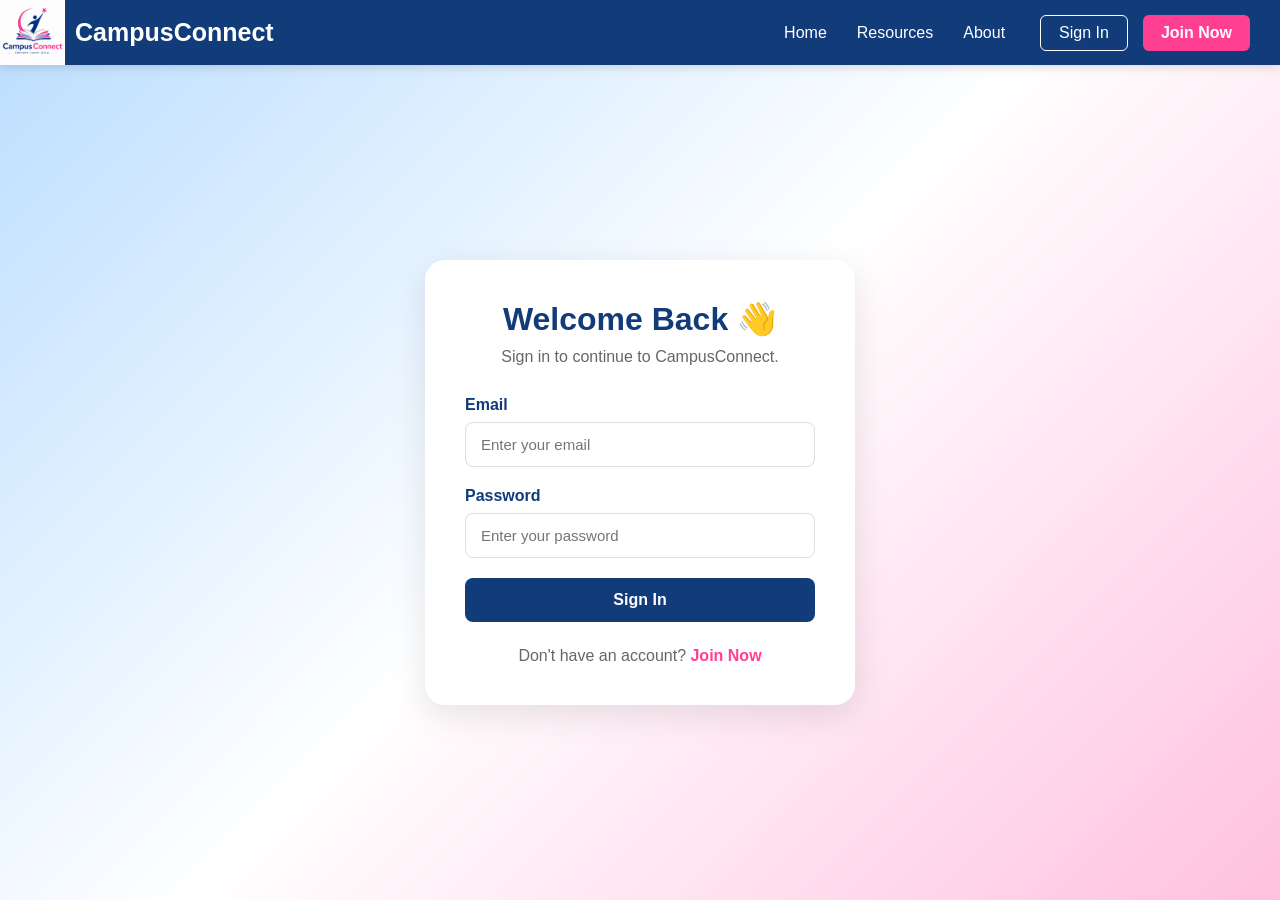
<file: placements.html>
<!DOCTYPE html>
<html lang="en">

<head>

    <meta charset="UTF-8">

    <meta
        name="viewport"
        content="width=device-width, initial-scale=1.0"
    >

    <title>
        Placements & Internships - CampusConnect
    </title>

    <link
        rel="stylesheet"
        href="style.css"
    >

</head>

<body>

    <!-- ===============================
         NAVBAR
    ================================ -->

    <nav>

        <div class="brand">

            <img
                src="logo.png"
                alt="CampusConnect Logo"
            >

            <h2>
                CampusConnect
            </h2>

        </div>


        <div class="nav-links">

            <a href="index.html">
                Home
            </a>

            <a href="resources.html">
                Resources
            </a>

            <a href="about.html">
                About
            </a>

            <a
                href="profile.html"
                class="me-btn"
            >
                👤 Me
            </a>

            <a
                href="#"
                class="logout-btn"
                id="logout-btn"
            >
                Logout
            </a>

        </div>

    </nav>


    <!-- ===============================
         PLACEMENT PAGE
    ================================ -->

    <main class="profile-page">

        <div class="profile-container">


            <!-- HEADER -->

            <div class="profile-header">

                <div class="profile-avatar">
                    💼
                </div>

                <div>

                    <h1>
                        Placements & Internships
                    </h1>

                    <p>
                        Find internship and placement opportunities
                        shared with CampusConnect students.
                    </p>

                </div>

            </div>


            <!-- SEARCH -->

            <section class="profile-card">

                <h2>
                    🔎 Find Opportunities
                </h2>

                <input
                    type="text"
                    id="opportunity-search"
                    placeholder="Search by company, role or skill..."
                >

            </section>


            <!-- OPPORTUNITIES -->

            <section class="profile-card">

                <h2>
                    💼 Opportunities
                </h2>

                <div id="opportunities-container">

                    <p>
                        Loading opportunities...
                    </p>

                </div>

            </section>

<!-- ===============================
     EXTERNAL INTERNSHIP PLATFORMS
================================ -->

<section class="profile-card external-platforms">

    <h2>🌐 Find More Internships</h2>

    <p class="external-platforms-subtitle">
        Explore real internship opportunities from popular job platforms.
    </p>

    <div class="platform-grid">

        <a
            href="https://internshala.com/internships/"
            target="_blank"
            rel="noopener noreferrer"
            class="platform-card"
        >
            <div class="platform-icon">🎓</div>

            <div>
                <h3>Internshala</h3>
                <p>Find internships across India</p>
            </div>

            <span>Visit →</span>
        </a>


        <a
           href="https://www.linkedin.com/jobs/search/?keywords=internship"
            target="_blank"
            rel="noopener noreferrer"
            class="platform-card"
        >
            <div class="platform-icon">💼</div>

            <div>
                <h3>LinkedIn Jobs</h3>
                <p>Explore internships and jobs</p>
            </div>

            <span>Visit →</span>
        </a>


        <a
           href="https://in.indeed.com/jobs?q=internship"
            target="_blank"
            rel="noopener noreferrer"
            class="platform-card"
        >
            <div class="platform-icon">🔎</div>

            <div>
                <h3>Indeed</h3>
                <p>Search jobs and internships</p>
            </div>

            <span>Visit →</span>
        </a>


        <a
            href="https://www.naukri.com/internship-jobs"
            target="_blank"
            rel="noopener noreferrer"
            class="platform-card"
        >
            <div class="platform-icon">🚀</div>

            <div>
                <h3>Naukri</h3>
                <p>Find jobs and internship openings</p>
            </div>

            <span>Visit →</span>
        </a>

    </div>

</section>
        </div>

    </main>


    <!-- ===============================
         JAVASCRIPT
    ================================ -->

    <script>

        // ===============================
        // CHECK LOGIN
        // ===============================

        const authToken =
            localStorage.getItem("authToken");

        if (!authToken) {

            window.location.href =
                "signin.html";

        }


        // ===============================
        // LOGOUT
        // ===============================

        document
            .getElementById("logout-btn")
            .addEventListener(
                "click",
                function(event) {

                    event.preventDefault();

                    localStorage.removeItem(
                        "authToken"
                    );

                    localStorage.removeItem(
                        "userName"
                    );

                    localStorage.removeItem(
                        "userEmail"
                    );

                    localStorage.removeItem(
                        "userRole"
                    );

                    window.location.href =
                        "index.html";

                }
            );


        // ===============================
        // LOAD OPPORTUNITIES
        // ===============================

        function loadOpportunities() {

            const container =
                document.getElementById(
                    "opportunities-container"
                );

            container.innerHTML =
                "<p>Loading opportunities...</p>";


            fetch(
                "https://campusconnect-8rzv.onrender.com/api/opportunities"
            )

            .then(response => {

                if (!response.ok) {

                    throw new Error(
                        "Unable to load opportunities"
                    );

                }

                return response.json();

            })

            .then(opportunities => {

                container.innerHTML = "";

                if (opportunities.length === 0) {

                    container.innerHTML = `
                        <p>
                            No opportunities available yet.
                        </p>
                    `;

                    return;

                }

opportunities.forEach(function(opportunity) {

    container.innerHTML += `

        <div class="opportunity-card">

            <div class="opportunity-main">

                <div class="opportunity-header">

                    <div>
                        <h3>
                            ${opportunity.title}
                        </h3>

                        <p class="opportunity-company">
                            🏢 ${opportunity.company}
                        </p>
                    </div>

                    <span class="opportunity-type">
                        ${opportunity.type}
                    </span>

                </div>


                <div class="opportunity-details">

                    <span>
                        💼 ${opportunity.role || "Role not specified"}
                    </span>

                    <span>
                        📍 ${opportunity.location || "Location not specified"}
                    </span>

                    <span>
                        🌐 ${opportunity.workMode || "Work mode not specified"}
                    </span>

                    <span>
                        🎓 ${opportunity.cgpa
                            ? "CGPA: " + opportunity.cgpa
                            : "CGPA not specified"}
                    </span>

                </div>


                <div class="opportunity-info">

                    ${
                        opportunity.skills
                        ? `
                            <p>
                                🛠️
                                <strong>Skills:</strong>
                                ${opportunity.skills}
                            </p>
                          `
                        : ""
                    }

                    ${
                        opportunity.eligibility
                        ? `
                            <p>
                                🎓
                                <strong>Eligibility:</strong>
                                ${opportunity.eligibility}
                            </p>
                          `
                        : ""
                    }

                    ${
                        opportunity.stipend
                        ? `
                            <p>
                                💰
                                <strong>Stipend:</strong>
                                ${opportunity.stipend}
                            </p>
                          `
                        : ""
                    }

                    ${
                        opportunity.salary
                        ? `
                            <p>
                                💰
                                <strong>Salary:</strong>
                                ${opportunity.salary}
                            </p>
                          `
                        : ""
                    }

                    ${
                        opportunity.deadline
                        ? `
                            <p>
                                📅
                                <strong>Deadline:</strong>
                                ${opportunity.deadline}
                            </p>
                          `
                        : ""
                    }

                </div>


                ${
                    opportunity.description
                    ? `
                        <p class="opportunity-description">
                            ${opportunity.description}
                        </p>
                      `
                    : ""
                }


                <div class="opportunity-actions">

                    ${
                        opportunity.applyUrl
                        ? `
                            <a
                                href="${opportunity.applyUrl}"
                                target="_blank"
                                rel="noopener noreferrer"
                                class="apply-opportunity-btn"
                            >
                                Apply Now →
                            </a>
                          `
                        : `
                            <span class="no-apply-link">
                                Application link unavailable
                            </span>
                          `
                    }

                </div>

            </div>

        </div>

    `;
});

            })
            .catch(error => {
                console.error(
                    "Opportunity error:",
                    error
                );
                container.innerHTML = `
                    <p>
                        Unable to load opportunities.
                    </p>
                `;
            });
        }
        loadOpportunities();
        // ===============================
// SEARCH OPPORTUNITIES
// ===============================

document
    .getElementById("opportunity-search")
    .addEventListener("input", function () {

        const searchText =
            this.value.toLowerCase().trim();

        const cards =
            document.querySelectorAll(
                ".opportunity-card"
            );

        cards.forEach(function (card) {

            const cardText =
                card.textContent.toLowerCase();

            if (cardText.includes(searchText)) {

                card.style.display = "block";

            } else {

                card.style.display = "none";

            }

        });

    });
    </script>
</body>
</html>
</file>
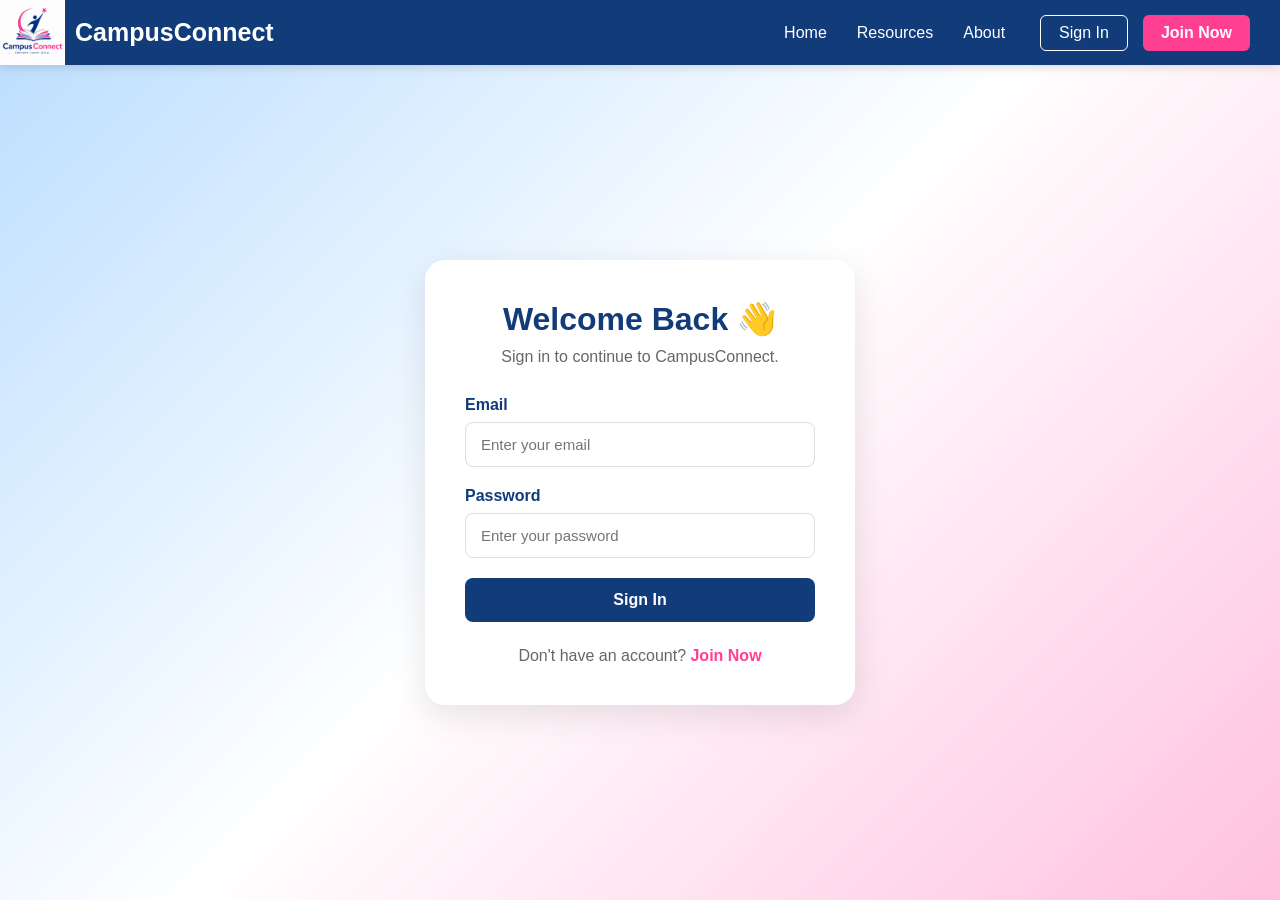
<file: profile.html>
<!DOCTYPE html>
<html lang="en">

<head>

    <meta charset="UTF-8">

    <meta
        name="viewport"
        content="width=device-width, initial-scale=1.0"
    >

    <title>My Profile - CampusConnect</title>

    <link
        rel="stylesheet"
        href="style.css"
    >

</head>

<body>


    <!-- ===============================
         NAVBAR
    ================================ -->

    <nav>

        <div class="brand">

            <img
                src="logo.png"
                alt="CampusConnect Logo"
            >

            <h2>
                CampusConnect
            </h2>

        </div>


        <div class="nav-links">

            <a href="index.html">
                Home
            </a>

            <a href="resources.html">
                Resources
            </a>

            <a href="about.html">
                About
            </a>

            <a
                href="profile.html"
                class="me-btn"
            >
                👤 Me
            </a>

            <a
                href="#"
                class="logout-btn"
                id="logout-btn"
            >
                Logout
            </a>

        </div>

    </nav>



    <!-- ===============================
         PROFILE PAGE
    ================================ -->

    <main class="profile-page">

        <div class="profile-container">


            <!-- PROFILE HEADER -->

            <div class="profile-header">

                <div class="profile-avatar">
                    👤
                </div>

                <div>

                    <h1>
                        My Profile
                    </h1>

                    <p>
                        Manage your CampusConnect account
                    </p>

                </div>

            </div>



            <!-- ===============================
                 PERSONAL INFORMATION
            ================================ -->

            <section class="profile-card">

                <h2>
                    Personal Information
                </h2>


                <div class="profile-info">


                    <div class="profile-info-item">

                        <span class="profile-label">
                            Name
                        </span>

                        <span
                            id="profile-name"
                            class="profile-value"
                        >
                            Loading...
                        </span>

                    </div>



                    <div class="profile-info-item">

                        <span class="profile-label">
                            Email
                        </span>

                        <span
                            id="profile-email"
                            class="profile-value"
                        >
                            Loading...
                        </span>

                    </div>



                    <div class="profile-info-item">

                        <span class="profile-label">
                            Role
                        </span>

                        <span
                            id="profile-role"
                            class="profile-value"
                        >
                            Loading...
                        </span>

                    </div>



                    <div class="profile-info-item">

                        <span class="profile-label">
                            Account Created
                        </span>

                        <span
                            id="profile-created"
                            class="profile-value"
                        >
                            Loading...
                        </span>

                    </div>


                </div>

            </section>



            <!-- ===============================
                 ACCOUNT OPTIONS
            ================================ -->

            <section class="profile-card">

                <h2>
                    Account
                </h2>


                <div class="profile-options">


                    <!-- CHANGE PASSWORD -->

                    <button
                        class="profile-option"
                        onclick="changePassword()"
                    >

                        <span>
                            🔑
                        </span>

                        <div>

                            <strong>
                                Change Password
                            </strong>

                            <small>
                                Update your account password
                            </small>

                        </div>

                        <span>
                            →
                        </span>

                    </button>



                    <!-- SAVED RESOURCES -->

                    <button
                        class="profile-option"
                        onclick="openSavedResources()"
                    >

                        <span>
                            ⭐
                        </span>

                        <div>

                            <strong>
                                My Saved Resources
                            </strong>

                            <small>
                                View resources you saved
                            </small>

                        </div>

                        <span>
                            →
                        </span>

                    </button>



                    <!-- RECENTLY VIEWED -->

                    <button
                        class="profile-option"
                        onclick="openRecentlyViewed()"
                    >

                        <span>
                            🕘
                        </span>

                        <div>

                            <strong>
                                Recently Viewed
                            </strong>

                            <small>
                                View your recently opened resources
                            </small>

                        </div>

                        <span>
                            →
                        </span>

                    </button>


                </div>

            </section>



            <!-- ===============================
                 CHANGE PASSWORD
            ================================ -->

            <section
                id="change-password-section"
                class="profile-card"
                style="display: none;"
            >

                <h2>
                    🔑 Change Password
                </h2>


                <form id="change-password-form">


                    <div class="profile-info-item">

                        <label class="profile-label">
                            Current Password
                        </label>

                        <input
                            type="password"
                            id="current-password"
                            placeholder="Enter current password"
                            required
                        >

                    </div>



                    <div class="profile-info-item">

                        <label class="profile-label">
                            New Password
                        </label>

                        <input
                            type="password"
                            id="new-password"
                            placeholder="Enter new password"
                            minlength="8"
                            required
                        >

                    </div>



                    <div class="profile-info-item">

                        <label class="profile-label">
                            Confirm New Password
                        </label>

                        <input
                            type="password"
                            id="confirm-password"
                            placeholder="Confirm new password"
                            minlength="8"
                            required
                        >

                    </div>



                    <button
                        type="submit"
                        class="profile-logout-btn"
                    >
                        Update Password
                    </button>


                    <p id="password-message"></p>


                </form>

            </section>



            <!-- ===============================
                 LOGOUT
            ================================ -->

            <button
                id="profile-logout"
                class="profile-logout-btn"
            >
                🚪 Logout
            </button>


        </div>

    </main>



    <!-- ===============================
         JAVASCRIPT
    ================================ -->

    <script>


        // ===============================
        // CHECK LOGIN
        // ===============================

        const authToken =
            localStorage.getItem("authToken");


        if (!authToken) {

            window.location.href =
                "signin.html";

        }



        // ===============================
        // LOAD PROFILE
        // ===============================

        function loadProfile() {


            fetch(
                "https://campusconnect-8rzv.onrender.com/api/auth/me",
                {

                    headers: {

                        "Authorization":
                            "Bearer " + authToken

                    }

                }
            )


            .then(response => {

              if (!response.ok) {
    if (response.status === 401) {
        localStorage.removeItem("authToken");
        alert("Your session has expired. Please login again.");
        window.location.href = "signin.html";
        return;
    }

    throw new Error(
        "Profile loading failed"
    );
}
                return response.json();

            })


            .then(user => {


                document.getElementById(
                    "profile-name"
                ).textContent =
                    user.name;



                document.getElementById(
                    "profile-email"
                ).textContent =
                    user.email;



                document.getElementById(
                    "profile-role"
                ).textContent =
                    user.role;



                document.getElementById(
                    "profile-created"
                ).textContent =

                    user.createdAt

                        ? new Date(
                            user.createdAt
                        ).toLocaleDateString(
                            "en-IN"
                        )

                        : "Not available";


            })


            .catch(error => {

                console.error(
                    "Profile error:",
                    error
                );

            });

        }



        // ===============================
        // LOGOUT
        // ===============================

        function logout() {


            localStorage.removeItem(
                "authToken"
            );


            localStorage.removeItem(
                "userName"
            );


            localStorage.removeItem(
                "userEmail"
            );


            localStorage.removeItem(
                "userRole"
            );


            window.location.href =
                "index.html";

        }



        document.getElementById(
            "logout-btn"
        ).addEventListener(
            "click",
            function(event) {

                event.preventDefault();

                logout();

            }
        );



        document.getElementById(
            "profile-logout"
        ).addEventListener(
            "click",
            function() {

                logout();

            }
        );



        // ===============================
        // CHANGE PASSWORD
        // ===============================

        function changePassword() {


            const section =
                document.getElementById(
                    "change-password-section"
                );


            section.style.display =
                "block";


            section.scrollIntoView({
                behavior: "smooth"
            });


        }



        // ===============================
        // CHANGE PASSWORD FORM
        // ===============================

        document.getElementById(
            "change-password-form"
        ).addEventListener(
            "submit",
            function(event) {


                event.preventDefault();


                const currentPassword =
                    document.getElementById(
                        "current-password"
                    ).value;


                const newPassword =
                    document.getElementById(
                        "new-password"
                    ).value;


                const confirmPassword =
                    document.getElementById(
                        "confirm-password"
                    ).value;


                const message =
                    document.getElementById(
                        "password-message"
                    );


                message.textContent =
                    "";


                // CHECK PASSWORD LENGTH

                if (newPassword.length < 8) {

                    message.textContent =
                        "New password must be at least 8 characters.";

                    message.style.color =
                        "red";

                    return;

                }



                // CHECK PASSWORD MATCH

                if (
                    newPassword !==
                    confirmPassword
                ) {

                    message.textContent =
                        "New passwords do not match.";

                    message.style.color =
                        "red";

                    return;

                }



                // SEND REQUEST

                fetch(
                    "https://campusconnect-8rzv.onrender.com/api/auth/change-password",
                    {

                        method: "PUT",

                        headers: {

                            "Content-Type":
                                "application/json",

                            "Authorization":
                                "Bearer " +
                                authToken

                        },

                        body:
                            JSON.stringify({

                                currentPassword:
                                    currentPassword,

                                newPassword:
                                    newPassword

                            })

                    }
                )


                .then(async response => {


                    const data =
                        await response.text();


                    if (!response.ok) {

                        throw new Error(
                            data
                        );

                    }


                    return data;

                })


                .then(() => {


                    message.textContent =
                        "Password changed successfully!";


                    message.style.color =
                        "green";


                    document.getElementById(
                        "change-password-form"
                    ).reset();


                })


                .catch(error => {


                    console.error(
                        "Password change error:",
                        error
                    );


                    message.textContent =
                        error.message ||
                        "Unable to change password.";


                    message.style.color =
                        "red";


                });


            }
        );


// ===============================
// SAVED RESOURCES
// ===============================

function openSavedResources() {

    window.location.href =
        "saved-resources.html";

}


        // ===============================
        // RECENTLY VIEWED
        // ===============================

        function openRecentlyViewed() {

            alert(
                "Recently Viewed will be available here."
            );

        }



        // ===============================
        // LOAD PROFILE
        // ===============================

        loadProfile();


    </script>


</body>

</html>
</file>
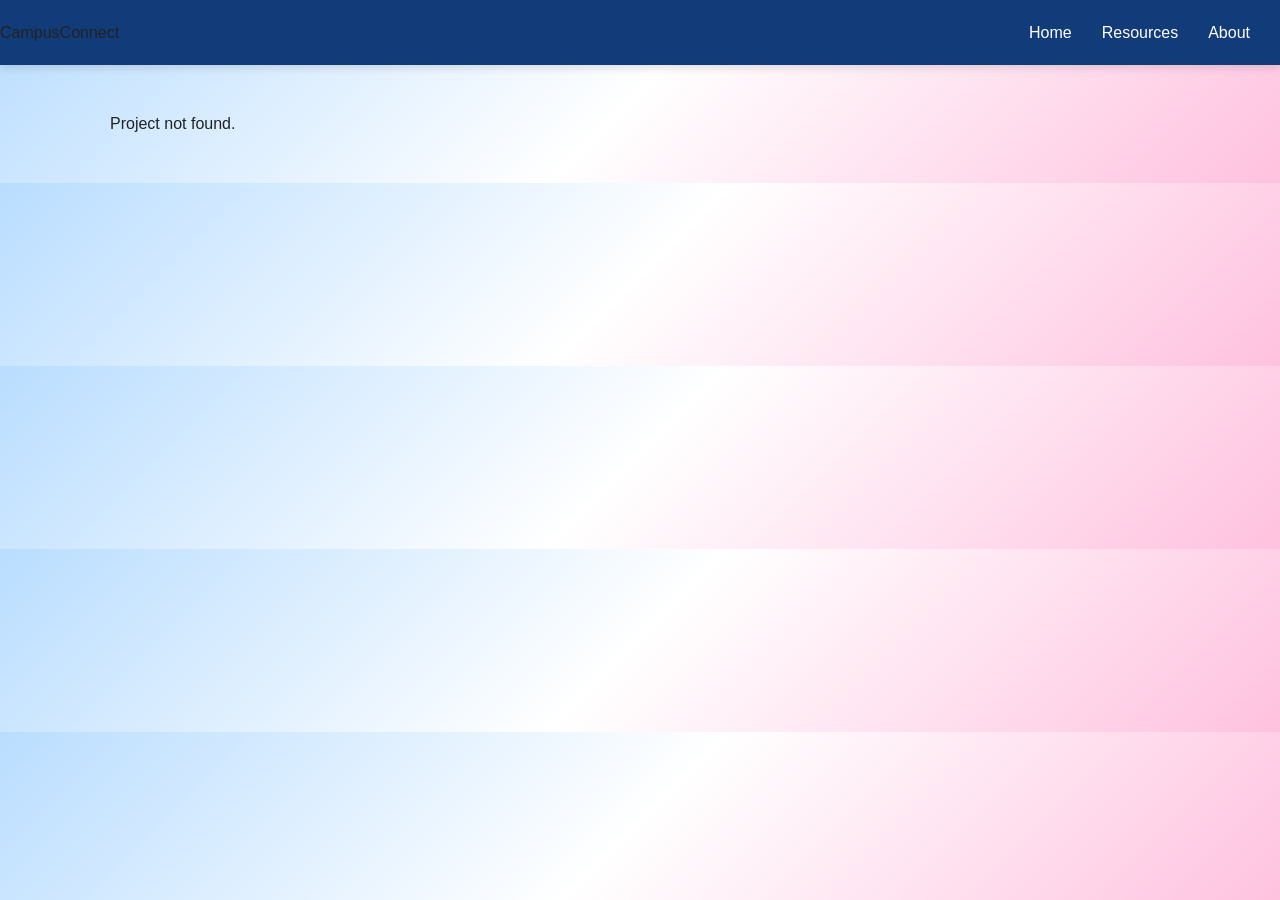
<file: project-details.html>
<!DOCTYPE html>
<html lang="en">

<head>
    <meta charset="UTF-8">

    <meta
        name="viewport"
        content="width=device-width, initial-scale=1.0"
    >

    <title>Project Details - CampusConnect</title>

    <link rel="stylesheet" href="style.css">
</head>

<body>

    <!-- NAVBAR -->
    <nav class="navbar">

        <div class="logo">
            CampusConnect
        </div>

        <div class="nav-links">

            <a href="index.html">
                Home
            </a>

            <a href="resources.html">
                Resources
            </a>

            <a href="about.html">
                About
            </a>

        </div>

    </nav>


    <!-- PROJECT DETAILS -->

    <main class="project-details-container">

        <div id="project-details">

            <p>Loading project...</p>

        </div>

    </main>

<script>

    const projectDetails =
        document.getElementById("project-details");

    const projectParams =
        new URLSearchParams(
            window.location.search
        );

    const projectId =
        projectParams.get("id");


    if (!projectId) {

        projectDetails.innerHTML =
            "<p>Project not found.</p>";

    } else {

        fetch(
            "https://campusconnect-8rzv.onrender.com/api/projects"
        )

        .then(response => {

            if (!response.ok) {
                throw new Error("Projects loading failed");
            }

            return response.json();
        })

        .then(projects => {

            const project =
                projects.find(
                    p => p.id == projectId
                );


            if (!project) {

                projectDetails.innerHTML =
                    "<p>Project not found.</p>";

                return;
            }


            projectDetails.innerHTML = `

                <div class="project-details-card">

                    <div class="project-details-image">

                        ${
                            project.imagePath
                            ? `
                                <img
                                    src="https://campusconnect-8rzv.onrender.com${project.imagePath}"
                                    alt="${project.title}"
                                >
                              `
                            : `
                                <div class="project-placeholder">
                                    💻
                                </div>
                              `
                        }

                    </div>


                    <div class="project-details-content">

                        <h1>
                            ${project.title}
                        </h1>

                        <p class="project-details-student">
                            👤 By ${project.studentName}
                        </p>


                        <h3>
                            About this project
                        </h3>

                        <p class="project-details-description">
                            ${project.description}
                        </p>


                        <h3>
                            Technologies
                        </h3>

                        <div class="project-details-technologies">

                            ${
                                project.technologies
                                ? project.technologies
                                    .split(",")
                                    .map(
                                        tech =>
                                        `<span>${tech.trim()}</span>`
                                    )
                                    .join("")
                                : "<span>Technology not specified</span>"
                            }

                        </div>


                        <div class="project-details-links">

                            ${
                                project.githubUrl
                                ? `
                                    <a
                                        href="${project.githubUrl}"
                                        target="_blank"
                                    >
                                        GitHub →
                                    </a>
                                  `
                                : ""
                            }


                            ${
                                project.liveDemoUrl
                                ? `
                                    <a
                                        href="${project.liveDemoUrl}"
                                        target="_blank"
                                    >
                                        Live Demo →
                                    </a>
                                  `
                                : ""
                            }

                        </div>

                    </div>

                </div>

            `;
        })

        .catch(error => {

            console.error(
                "Project details error:",
                error
            );

            projectDetails.innerHTML =
                "<p>Unable to load project details.</p>";
        });

    }

</script>

<script src="script.js"></script>
    <script src="script.js"></script>

</body>

</html>
</file>
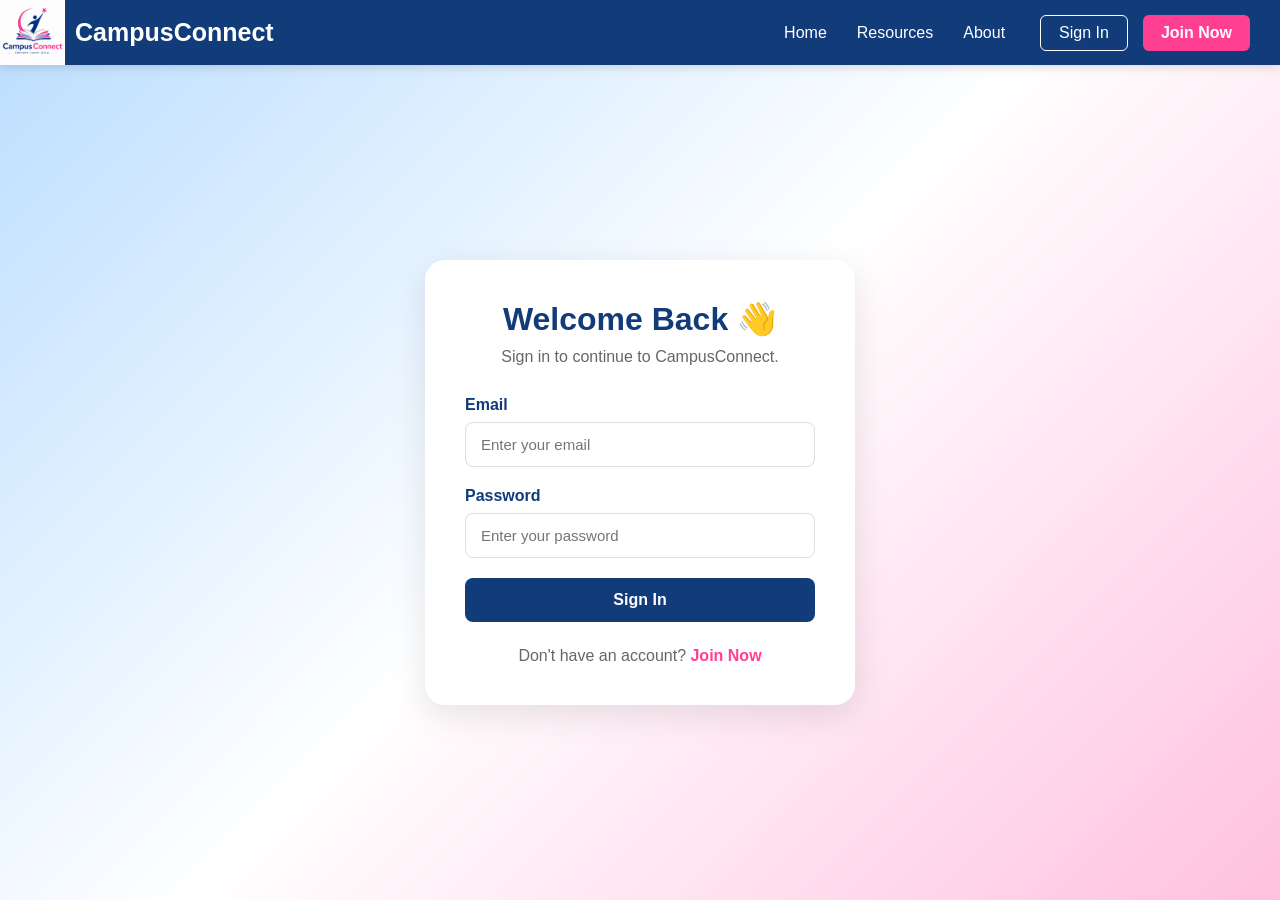
<file: projects.html>
<!DOCTYPE html>
<html lang="en">
<head>
    <meta charset="UTF-8">
    <meta
        name="viewport"
        content="width=device-width, initial-scale=1.0"
    >
    <title>Projects - CampusConnect</title>
    <link
        rel="stylesheet"
        href="style.css"
    >
</head>
<body>
    <!-- ===============================
         NAVBAR
    ================================ -->
    <nav>
        <div class="brand">
            <img
                src="logo.png"
                alt="CampusConnect Logo"
            >
            <h2>
                CampusConnect
            </h2>
        </div>
        <div class="nav-links">
            <a href="index.html">
                Home
            </a>
            <a href="resources.html">
                Resources
            </a>
            <a href="about.html">
                About
            </a>
            <a
                href="profile.html"
                class="me-btn"
            >
                👤 Me
            </a>
            <a
                href="#"
                class="logout-btn"
                id="logout-btn"
            >
                Logout
            </a>
        </div>
    </nav>
    <!-- ===============================
         PROJECTS PAGE
    ================================ -->
    <main class="profile-page">
        <div class="profile-container">
            <div class="profile-header">
                <div class="profile-avatar">
                    💻
                </div>
                <div>
                    <h1>
                        Student Projects
                    </h1>
                    <p>
                        Explore projects created and shared by CampusConnect students.
                    </p>
                </div>
            </div>
            <!-- SUBMIT PROJECT -->
            <section class="profile-card">
                <h2>
                    🚀 Share Your Project
                </h2>
                <p>
                    Have you built something interesting?
                    Submit your project for review by the CampusConnect admin.
                </p>
               <div id="project-form" class="project-form">

    <div class="form-group">
        <label for="project-title">Project Title</label>
        <input
            type="text"
            id="project-title"
            placeholder="Enter your project title"
            required
        >
    </div>


    <div class="form-group">
        <label for="student-name">Student Name</label>
        <input
            type="text"
            id="student-name"
            readonly
        >
    </div>


    <div class="form-group">
        <label for="project-description">Description</label>
        <textarea
            id="project-description"
            rows="5"
            placeholder="Describe your project..."
            required
        ></textarea>
    </div>


    <div class="form-group">
        <label for="project-technologies">Technologies</label>
        <input
            type="text"
            id="project-technologies"
            placeholder="e.g. Java, Spring Boot, MySQL, HTML, CSS"
        >
    </div>


    <div class="form-group">
        <label for="github-url">GitHub URL</label>
        <input
            type="url"
            id="github-url"
            placeholder="https://github.com/username/project"
        >
    </div>


    <div class="form-group">
        <label for="live-demo-url">Live Demo URL</label>
        <input
            type="url"
            id="live-demo-url"
            placeholder="https://your-project.com"
        >
    </div>


    <div class="form-group">
        <label for="project-image">Project Image</label>
        <input
            type="file"
            id="project-image"
            accept="image/png, image/jpeg, image/webp"
        >
        <small>
            Upload a JPG, PNG or WebP image.
        </small>
    </div>


    <button
        type="button"
        class="profile-logout-btn"
        onclick="submitProject()"
    >
        🚀 Submit Project
    </button>

</div>
            </section>
            <!-- APPROVED PROJECTS -->
            <section class="profile-card">
                <h2>
                    📚 Approved Projects
                </h2>
                <div id="projects-container">
                    <p>
                        Loading projects...
                    </p>
                </div>
            </section>
        </div>
    </main>
    <script>
        //===============================
        // CHECK LOGIN
        // ===============================
        const authToken =
            localStorage.getItem("authToken");
        if (!authToken) {
            window.location.href =
                "signin.html";
        }
        // ===============================
        // LOGOUT
        // ===============================
        function logout() {
            localStorage.removeItem(
                "authToken"
            );
            localStorage.removeItem(
                "userName"
            );
            localStorage.removeItem(
                "userEmail"
            );
            localStorage.removeItem(
                "userRole"
            );
            window.location.href =
                "index.html";
        }
        document.getElementById(
            "logout-btn"
        ).addEventListener(
            "click",
            function(event) {
                event.preventDefault();
                logout();
            }
        );
        // ===============================
        // OPEN PROJECT FORM
        // ===============================
      function loadStudentName() {

    const name =
        localStorage.getItem("userName");

    const studentName =
        document.getElementById("student-name");

    if (studentName && name) {
        studentName.value = name;
    }

}
        // ===============================
        // LOAD APPROVED PROJECTS
        // ===============================
        function loadProjects() {
            fetch(
                "https://campusconnect-8rzv.onrender.com/api/projects"
            )
            .then(response => {
                if (!response.ok) {
                    throw new Error(
                        "Unable to load projects"
                    );
                }
                return response.json();
            })
            .then(projects => {
                const container =
                    document.getElementById(
                        "projects-container"
                    );
                container.innerHTML = "";
                if (projects.length === 0) {
                    container.innerHTML = `
                        <p>
                            No approved projects yet.
                            Be the first student to share one!
                        </p>
                    `;
                    return;
                }
               projects.forEach(
    function(project) {

        container.innerHTML += `
            <div
    class="project-card"
    onclick="openProjectDetails(${project.id})"
>
                <div class="project-card-image">

                    ${
                        project.imagePath
                        ? `
                            <img
    src="https://campusconnect-8rzv.onrender.com${project.imagePath}"
    alt="${project.title}"
>
                          `
                        : `
                            <div class="project-placeholder">
                                💻
                            </div>
                          `
                    }

                </div>


                <div class="project-card-content">

                    <h3>
                        ${project.title}
                    </h3>


                    <p class="project-student">
                        👤 By ${project.studentName}
                    </p>


                    <p class="project-description">
                        ${project.description}
                    </p>


                    <div class="project-technologies">

                        ${
                            project.technologies
                            ? project.technologies
                                .split(",")
                                .map(
                                    tech =>
                                    `<span>${tech.trim()}</span>`
                                )
                                .join("")
                            : `
                                <span>
                                    Technology not specified
                                </span>
                              `
                        }

                    </div>


                    <div class="project-links">

                        ${
                            project.githubUrl
                            ? `
                                <a
                                    href="${project.githubUrl}"
                                    target="_blank"
                                >
                                    GitHub →
                                </a>
                              `
                            : ""
                        }


                        ${
                            project.liveDemoUrl
                            ? `
                                <a
                                    href="${project.liveDemoUrl}"
                                    target="_blank"
                                >
                                    Live Demo →
                                </a>
                              `
                            : ""
                        }

                    </div>

                </div>

            </div>

        `;

    }
);
            })
            .catch(error => {
                console.error(
                    "Projects error:",
                    error
                );
                document.getElementById(
                    "projects-container"
                ).innerHTML = `
                    <p>
                        Unable to load projects.
                    </p>
                `;
            });
        }
        // ===============================
        // LOAD PAGE
        // ===============================
        loadProjects();
        loadStudentName();
      // ===============================
// SUBMIT PROJECT
// ===============================

function submitProject() {

    const title =
        document.getElementById("project-title").value.trim();

    const description =
        document.getElementById("project-description").value.trim();

    const technologies =
        document.getElementById("project-technologies").value.trim();

    const githubUrl =
        document.getElementById("github-url").value.trim();

    const liveDemoUrl =
        document.getElementById("live-demo-url").value.trim();

    const imageInput =
        document.getElementById("project-image");


    // ===============================
    // VALIDATION
    // ===============================

    if (!title) {

        alert("Please enter your project title.");
        return;

    }


    if (!description) {

        alert("Please enter your project description.");
        return;

    }


    // ===============================
    // PROJECT DATA
    // ===============================

    const projectData = {

        title: title,

        description: description,

        technologies: technologies,

        githubUrl: githubUrl,

        liveDemoUrl: liveDemoUrl

    };


    // ===============================
    // FORM DATA
    // ===============================

    const formData =
        new FormData();


    formData.append(
        "project",
        new Blob(
            [
                JSON.stringify(projectData)
            ],
            {
                type: "application/json"
            }
        )
    );


    // Add image if selected

    if (
        imageInput.files.length > 0
    ) {

        formData.append(
            "image",
            imageInput.files[0]
        );

    }

    // ===============================
    // SEND TO BACKEND
    // ===============================

    fetch(
        "https://campusconnect-8rzv.onrender.com/api/projects",
        {
            method: "POST",

            headers: {
                "Authorization":
                    "Bearer " + authToken
            },

            body: formData
        }
    )

    .then(async response => {

        const data =
            await response.text();


        if (!response.ok) {

            throw new Error(data);

        }


        return JSON.parse(data);

    })


    .then(project => {

        alert(
            "🚀 Project submitted successfully!\n\n" +
            "Your project is now waiting for admin approval."
        );


        // Clear form

        document.getElementById(
            "project-title"
        ).value = "";


        document.getElementById(
            "project-description"
        ).value = "";


        document.getElementById(
            "project-technologies"
        ).value = "";


        document.getElementById(
            "github-url"
        ).value = "";


        document.getElementById(
            "live-demo-url"
        ).value = "";


        document.getElementById(
            "project-image"
        ).value = "";


        // Reload projects

        loadProjects();

    })


    .catch(error => {

        console.error(
            "Project submission error:",
            error
        );


        alert(
            "Unable to submit project.\n\n" +
            error.message
        );

    });

}
// ===============================
// OPEN PROJECT DETAILS
// ===============================

function openProjectDetails(projectId) {
    window.location.href =
        "project-details.html?id=" + projectId;
}
    </script>
</body>
</html>
</file>
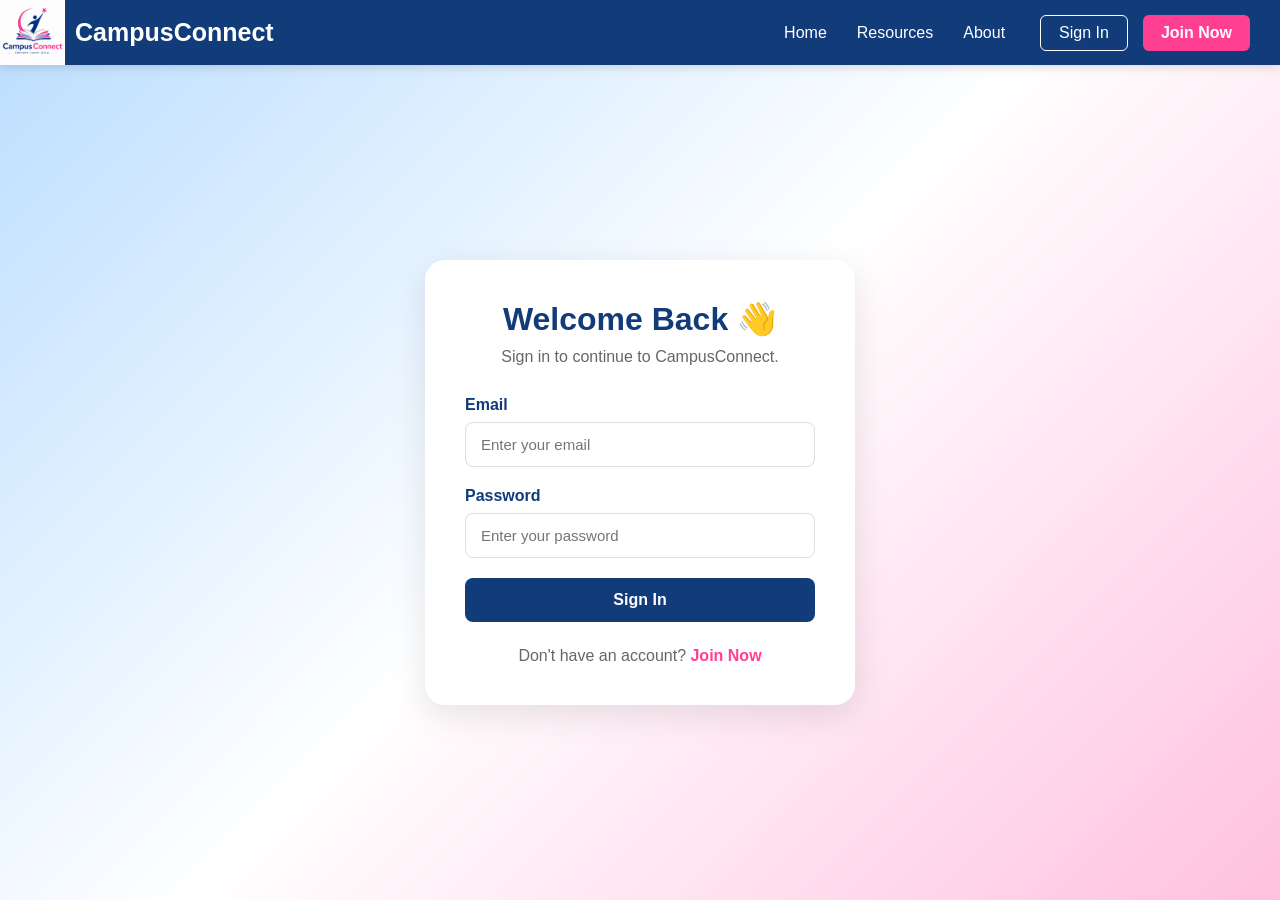
<file: resources.html>
<!DOCTYPE html>
<html lang="en">
<head>
    <meta charset="UTF-8">
    <meta
        name="viewport"
        content="width=device-width, initial-scale=1.0"
    >
    <title>Resources - CampusConnect</title>
    <link
        rel="stylesheet"
        href="style.css"
    >
</head>
<body>
    <!-- NAVBAR -->
    <nav>
        <div class="brand">
            <img
                src="logo.png"
                alt="CampusConnect Logo"
            >
            <h2>CampusConnect</h2>
        </div>
        <div class="nav-links">
            <a href="index.html">
                Home
            </a>
            <a href="resources.html">
                Resources
            </a>
            <a href="about.html">
                About
            </a>
            <a
                href="signin.html"
                class="signin-btn"
            >
                Sign In
            </a>
            <a
                href="join.html"
                class="join-btn"
            >
                Join Now
            </a>
        </div>
    </nav>
    <!-- RESOURCE PAGE -->
    <section class="resource-page">
        <h1>
            Find Your Resources
        </h1>
        <p>
            Search for study material or select your semester.
        </p>
        <!-- SEARCH -->
        <div class="resource-search">
            <input
    type="text"
    id="resource-search"
    placeholder="Search subjects, notes, PYQs..."
    onkeydown="if(event.key === 'Enter') searchResources()"
>
            <button
                onclick="searchResources()"
            >
                Search
            </button>
        </div>
        <!-- SEARCH RESULTS -->
        <div
            id="search-results"
            class="search-results"
        ></div>
        <!-- SEMESTERS -->
        <h2 class="semester-heading">
           
        </h2>
        <div class="semester-container">
            <a
                href="subject.html?semester=1"
                class="semester-card"
            >
                <h2>
                    Semester 1
                </h2>
                <p>
                    Explore resources →
                </p>
            </a>
            <a
                href="subject.html?semester=2"
                class="semester-card"
            >
                <h2>
                    Semester 2
                </h2>
                <p>
                    Explore resources →
                </p>
            </a>
            <a
                href="subject.html?semester=3"
                class="semester-card"
            >
                <h2>
                    Semester 3
                </h2>
                <p>
                    Explore resources →
                </p>
            </a>
            <a
                href="subject.html?semester=4"
                class="semester-card"
            >
                <h2>
                    Semester 4
                </h2>
                <p>
                    Explore resources →
                </p>
            </a>
            <a
                href="subject.html?semester=5"
                class="semester-card"
            >
                <h2>
                    Semester 5
                </h2>
                <p>
                    Explore resources →
                </p>
            </a>
            <a
                href="subject.html?semester=6"
                class="semester-card"
            >
                <h2>
                    Semester 6
                </h2>
                <p>
                    Explore resources →
                </p>
            </a>
            <a
                href="subject.html?semester=7"
                class="semester-card"
            >
                <h2>
                    Semester 7
                </h2>
                <p>
                    Explore resources →
                </p>
            </a>
            <a
                href="subject.html?semester=8"
                class="semester-card"
            >
                <h2>
                    Semester 8
                </h2>
                <p>
                    Explore resources →
                </p>
            </a>
        </div>
    </section>
    <!-- SEARCH SCRIPT -->
    <script>
        function searchResources() {
            const searchInput =
                document.getElementById(
                    "resource-search"
                );
            const searchResults =
                document.getElementById(
                    "search-results"
                );
            const query =
                searchInput.value
                    .trim()
                    .toLowerCase();
            if (!query) {
                searchResults.innerHTML = "";
                return;
            }
            searchResults.innerHTML =
                "<p>Searching...</p>";
            /*
             * We will connect this to the
             * backend database in the next step.
             */
            fetch(
                "https://campusconnect-8rzv.onrender.com/api/resources/search?query="
                + encodeURIComponent(query)
            )
            .then(response => {
                if (!response.ok) {
                    throw new Error(
                        "Search failed"
                    );
                }
                return response.json();
            })
            .then(resources => {
                searchResults.innerHTML = "";
                if (resources.length === 0) {
                    searchResults.innerHTML =
                        "<p>No resources found.</p>";
                    return;
                }
                resources.forEach(
                    function(resource) {
                        searchResults.innerHTML += `
                            <div class="search-result-item">
                                <h3>
                                    📄 ${resource.title}
                                </h3>
                                <p>
                                    Type: ${resource.type}
                                </p>
                                <a
                                    href="${resource.filePath}"
                                    target="_blank"
                                >
                                    Open PDF →
                                </a>
                            </div>
                        `;
                    }
                );
            })
            .catch(error => {
                console.error(
                    "Search error:",
                    error
                );
                searchResults.innerHTML =
                    "<p>Unable to search resources.</p>";
            });
        }
        </script>

   <script>
    const pageAuthToken =
        localStorage.getItem("authToken");

    if (!pageAuthToken) {
        window.location.href = "signin.html";
    }
</script>

<script src="script.js"></script>

</body>
</html>
</file>
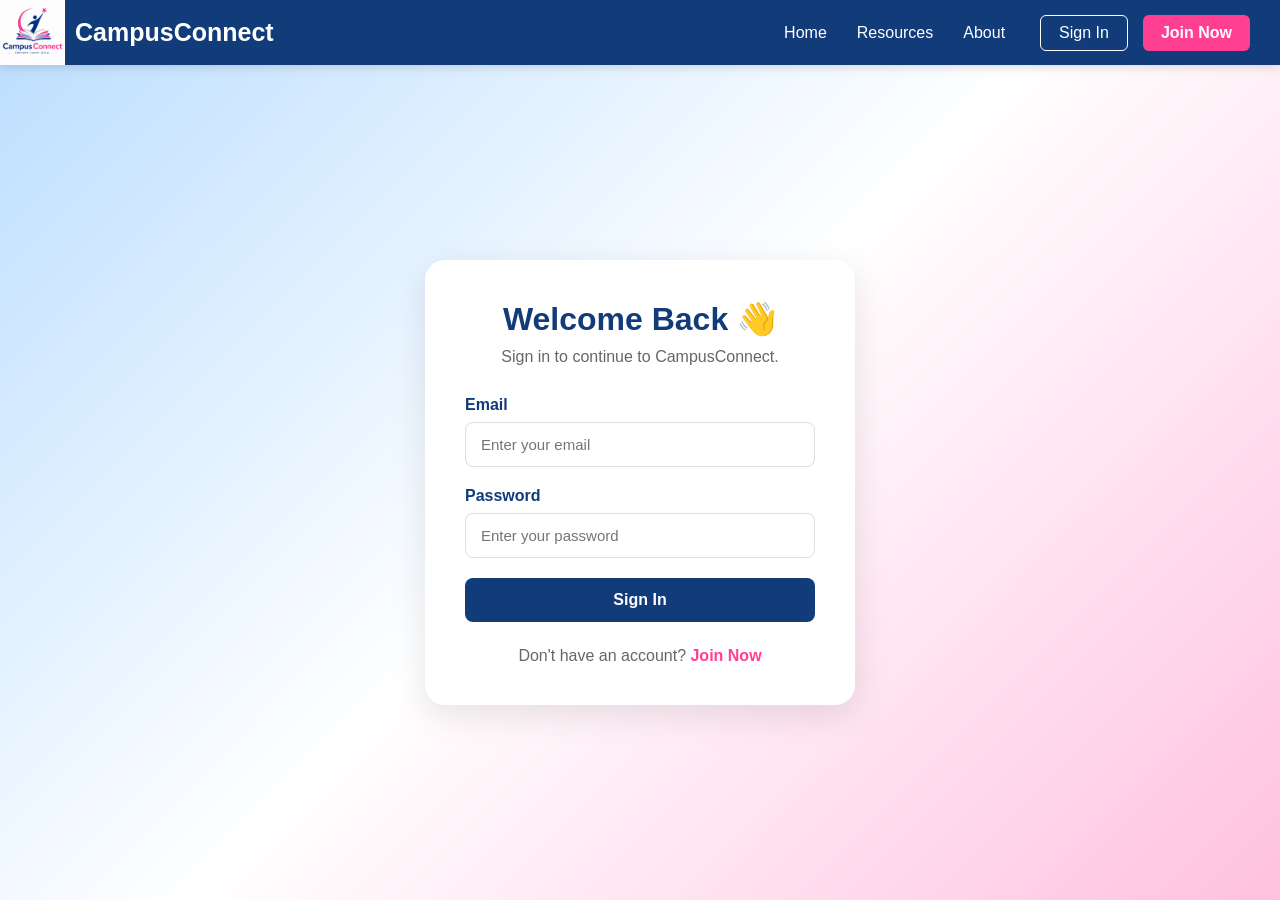
<file: saved-resources.html>
<!DOCTYPE html>
<html lang="en">
<head>
    <meta charset="UTF-8">
    <meta
        name="viewport"
        content="width=device-width, initial-scale=1.0"
    >
    <title>Saved Resources - CampusConnect</title>
    <link
        rel="stylesheet"
        href="style.css"
    >
</head>
<body>
    <!-- ===============================
         NAVBAR
    ================================ -->
    <nav>
        <div class="brand">
            <img
                src="logo.png"
                alt="CampusConnect Logo"
            >
            <h2>
                CampusConnect
            </h2>
        </div>
        <div class="nav-links">
            <a href="index.html">
                Home
            </a>
            <a href="resources.html">
                Resources
            </a>
            <a href="about.html">
                About
            </a>
            <a
                href="profile.html"
                class="me-btn"
            >
                👤 Me
            </a>
            <a
                href="#"
                class="logout-btn"
                id="logout-btn"
            >
                Logout
            </a>
        </div>
    </nav>
    <!-- ===============================
         SAVED RESOURCES PAGE
    ================================ -->
    <main class="profile-page">

        <div class="profile-container">

            <a
                href="profile.html"
                class="back-btn"
            >
                ← Back to Profile
            </a>


            <div class="profile-header">

                <div class="profile-avatar">
                    ⭐
                </div>

                <div>

                    <h1>
                        My Saved Resources
                    </h1>

                    <p>
                        Resources you have saved
                    </p>

                </div>

            </div>

            <!-- SAVED RESOURCE LIST -->
            <section class="profile-card">
                <div id="saved-resources-list">
                    <p>
                        Loading saved resources...
                    </p>
                </div>
            </section>
        </div>
    </main>
    <script>
        // ===============================
        // CHECK LOGIN
        // ===============================
        const authToken =
            localStorage.getItem("authToken");

        if (!authToken) {
            window.location.href =
                "signin.html";
        }
        // ===============================
        // LOGOUT
        // ===============================
        function logout() {
            localStorage.removeItem(
                "authToken"
            );
            localStorage.removeItem(
                "userName"
            );
            localStorage.removeItem(
                "userEmail"
            );
            localStorage.removeItem(
                "userRole"
            );
            window.location.href =
                "index.html";

        }
        document.getElementById(
            "logout-btn"
        ).addEventListener(
            "click",
            function(event) {
                event.preventDefault();
                logout();
            }
        );
        // ===============================
        // LOAD SAVED RESOURCES
        // ===============================
        function loadSavedResources() {
            fetch(
                "https://campusconnect-8rzv.onrender.com/api/saved-resources",
                {
                    headers: {
                        "Authorization":
                            "Bearer " + authToken
                    }
                }
            )
            .then(response => {
                if (!response.ok) {
                    throw new Error(
                        "Unable to load saved resources"
                    );
                }
                return response.json();
            })
            .then(savedResources => {
                const container =
                    document.getElementById(
                        "saved-resources-list"
                    );
                container.innerHTML = "";
                if (
                    savedResources.length === 0
                ) {
                    container.innerHTML = `
                        <div>
                            <h3>
                                ⭐ No Saved Resources
                            </h3>
                            <p>
                                You haven't saved any resources yet.
                            </p>
                        </div>
                    `;
                    return;
                }
savedResources.forEach(
    function(savedResource) {
        container.innerHTML += `
            <div
    class="saved-resource-item"
>
                <span>
                    📄
                </span>
                <div>
                  <a
    href="${savedResource.filePath}"
    target="_blank"
    class="saved-resource-title"
>
    ${savedResource.resourceTitle}
</a>
                    <small>
                        📚 Subject:
                        ${savedResource.subjectName}
                    </small>
                    <small>
                        🗓️ Saved on:
                        ${
                            new Date(
                                savedResource.savedAt
                            ).toLocaleDateString(
                                "en-IN"
                            )
                        }
                    </small>
                </div>
               <button
    class="saved-remove-btn"
    onclick="removeSavedResource(
        ${savedResource.resourceId}
    )"
>
    Remove
</button>
            </div>
        `;
    }
);
            })
            .catch(error => {
                console.error(
                    "Saved resources error:",
                    error
                );
                document.getElementById(
                    "saved-resources-list"
                ).innerHTML = `

                    <p>
                        Unable to load saved resources.
                    </p>

                `;

            });

        }



        // ===============================
        // REMOVE SAVED RESOURCE
        // ===============================

        function removeSavedResource(
            resourceId
        ) {


            fetch(
                "https://campusconnect-8rzv.onrender.com/api/saved-resources/"
                + resourceId,
                {

                    method: "DELETE",

                    headers: {

                        "Authorization":
                            "Bearer " + authToken

                    }

                }
            )


            .then(response => {

                if (!response.ok) {

                    throw new Error(
                        "Unable to remove resource"
                    );

                }

                return response.text();

            })


            .then(() => {

                loadSavedResources();

            })


            .catch(error => {

                console.error(
                    "Remove resource error:",
                    error
                );

            });

        }



        // ===============================
        // LOAD PAGE
        // ===============================

        loadSavedResources();


    </script>


</body>

</html>
</file>
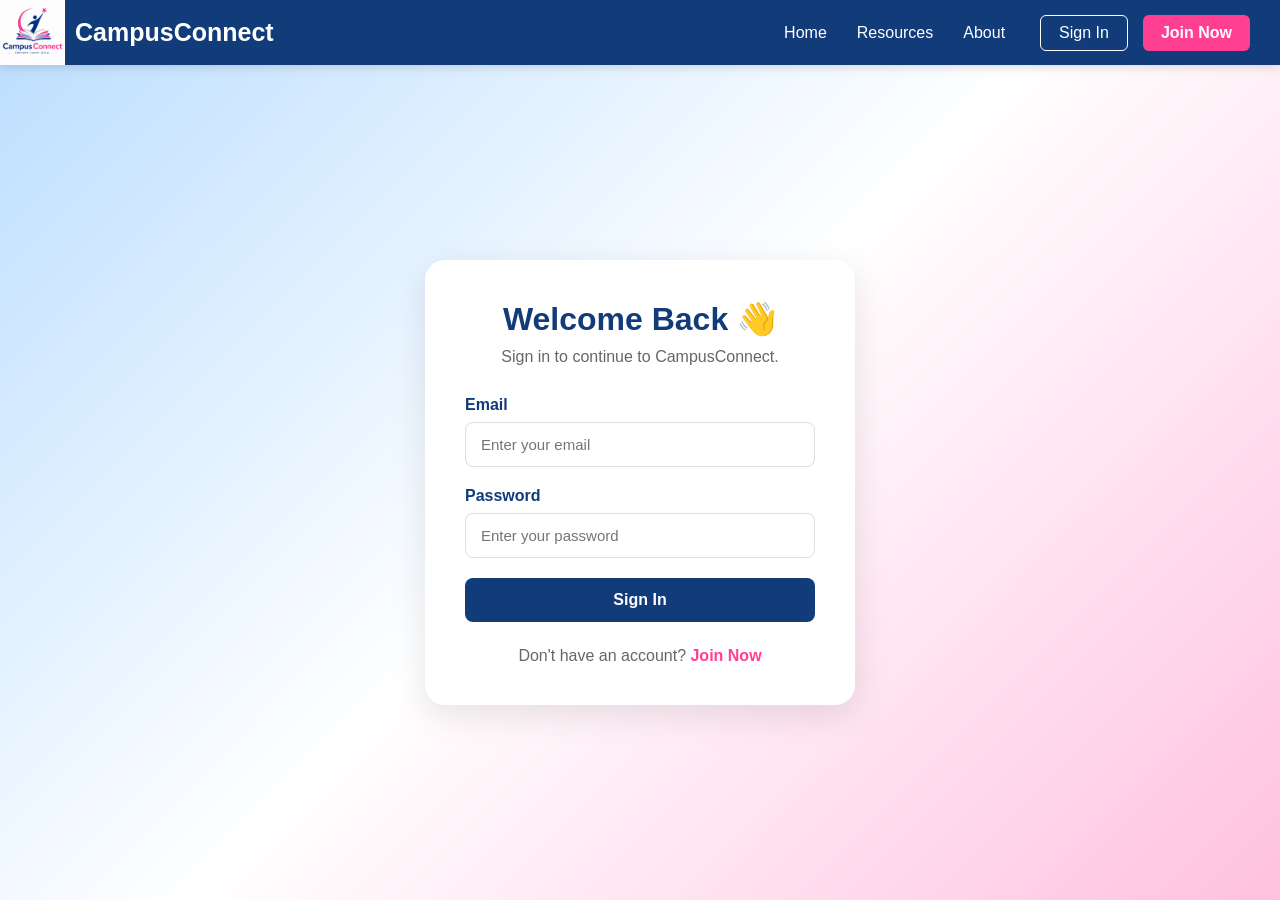
<file: signin.html>
<!DOCTYPE html>
<html lang="en">
<head>
    <meta charset="UTF-8">
    <meta name="viewport" content="width=device-width, initial-scale=1.0">

    <title>Sign In - CampusConnect</title>

    <link rel="stylesheet" href="style.css">
</head>

<body>
    <nav>
        <div class="brand">
            <img src="logo.png" alt="CampusConnect Logo">
            <h2>CampusConnect</h2>
        </div>

        <div class="nav-links">
            <a href="index.html">Home</a>
            <a href="resources.html">Resources</a>
            <a href="#">About</a>
            <a href="signin.html" class="signin-btn">Sign In</a>
            <a href="#" class="join-btn">Join Now</a>
        </div>
    </nav>
    <main class="signin-page">
        <div class="signin-card">
            <h1>Welcome Back 👋</h1>
            <p>Sign in to continue to CampusConnect.</p>
            <form id="signin-form">
                <label for="email">Email</label>
                <input
                    type="email"
                    id="email"
                    placeholder="Enter your email"
                    required
                >
                <label for="password">Password</label>
                <input
                    type="password"
                    id="password"
                    placeholder="Enter your password"
                    required
                >
                <button type="submit">
                    Sign In
                </button>
            </form>
            <p class="signup-text">
                Don't have an account?
                <a href="#">Join Now</a>
            </p>
        </div>
    </main>
    <script>
const signinForm = document.getElementById("signin-form");

signinForm.addEventListener("submit", function(event) {

    event.preventDefault();

    const email = document.getElementById("email").value;
    const password = document.getElementById("password").value;

    const loginUser = {
        email: email,
        password: password
    };

 fetch("https://campusconnect-8rzv.onrender.com/api/auth/login", {
        method: "POST",
        headers: {
            "Content-Type": "application/json"
        },
        body: JSON.stringify(loginUser)
    })

   .then(async response => {

    if (!response.ok) {

        const errorMessage = await response.text();

        if (errorMessage.includes("Invalid email or password")) {
            throw new Error("Invalid email or password");
        }

        throw new Error("Login failed");
    }

    return response.json();
})

.then(user => {
    localStorage.setItem("userName", user.name);
    localStorage.setItem("userEmail", user.email);
    localStorage.setItem("userRole", user.role);
    localStorage.setItem("authToken", user.token);
  alert("Login successful! Welcome " + user.name);
if (user.role === "ADMIN") {
    window.location.href = "admin.html";
} else {
    window.location.href = "index.html";
}
})
   .catch(error => {
    console.error("Login error:", error);
    if (error.message === "Invalid email or password") {
        alert("Invalid email or password!");
    } else {
        alert("Unable to login.");
    }
});
});
</script>
</body>
</html>
</file>
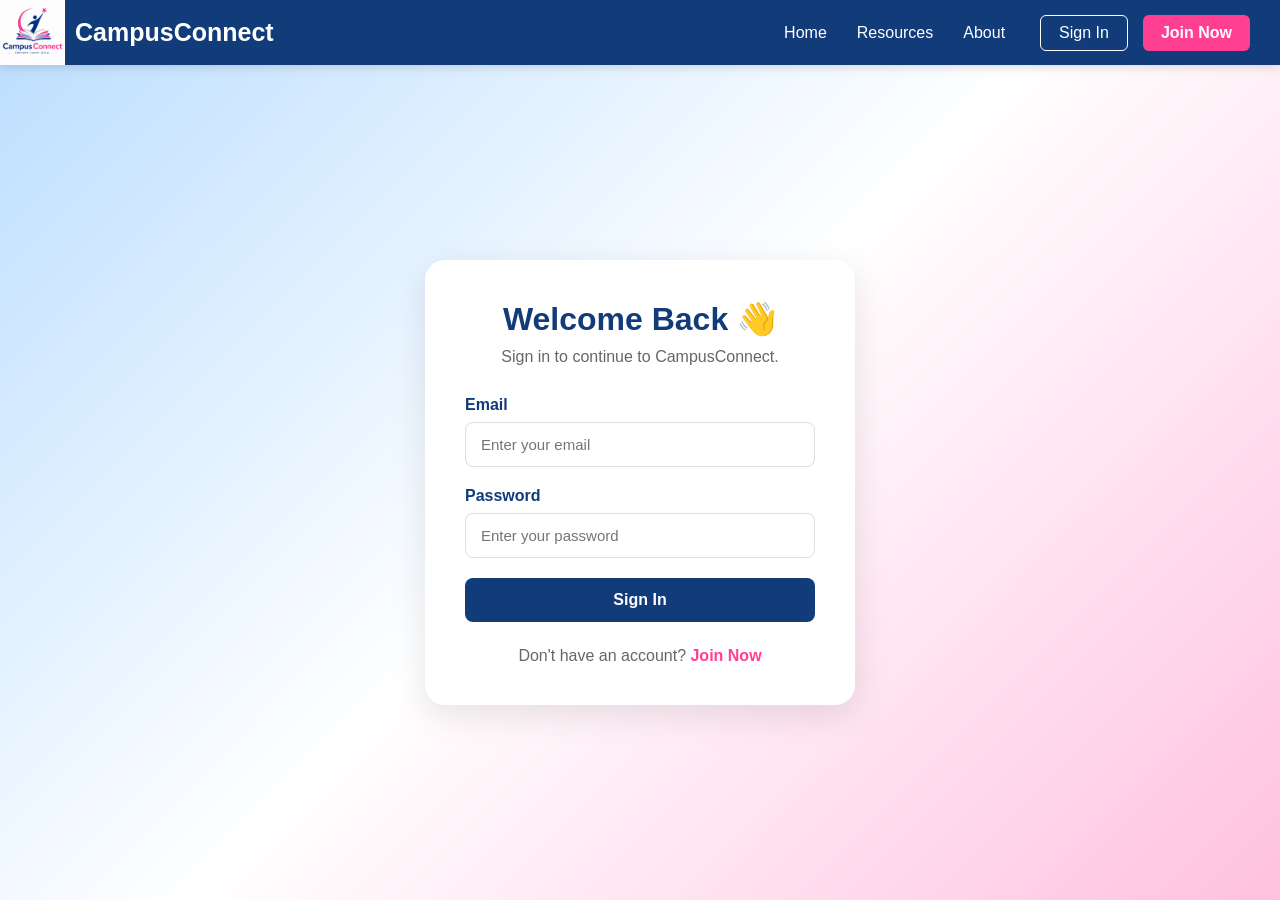
<file: subject.html>
<!DOCTYPE html>
<html lang="en">
<head>
    <meta charset="UTF-8">
    <meta name="viewport" content="width=device-width, initial-scale=1.0">
    <title>Semester 1 - CampusConnect</title>

    <link rel="stylesheet" href="style.css">
</head>
<body>
    <nav>
    <div class="brand">
        <img src="logo.png" alt="CampusConnect Logo">
        <h2>CampusConnect</h2>
    </div>
    <div class="nav-links">
        <a href="index.html">Home</a>
        <a href="resources.html">Resources</a>
        <a href="#">About</a>
        <a href="signin.html" class="signin-btn">Sign In</a>
        <a href="join.html" class="join-btn">Join Now</a>
    </div>
</nav>

<a href="resources.html" class="back-btn">← Back to Semesters</a>
    <h1 id="semester-title">Semester</h1>
    <p>Select a subject to continue.</p>
   <div class="subjects">
    <div id="subjects-container"></div>
</div>

<div id="material-section"></div>
<script>
    const pageAuthToken =
        localStorage.getItem("authToken");

    if (!pageAuthToken) {
        window.location.href = "signin.html";
    }
</script>

<script src="script.js"></script>
</body>
</html>
</file>
<file: style.css>
* {
    margin: 0;
    padding: 0;
    box-sizing: border-box;
}

/* =========================
   BODY
========================= */

body {
    font-family: Arial, sans-serif;
    background: linear-gradient(
        135deg,
        #b9ddff,
        #ffffff 50%,
        #ffc1df
    );
    color: #222;
}


/* =========================
   NAVIGATION
========================= */

nav {
    height: 65px;
    display: flex;
    justify-content: space-between;
    align-items: center;
    padding: 0 30px 0 0;
    background-color: #123B7A;
    box-shadow: 0 2px 10px rgba(0, 0, 0, 0.15);
}

.brand {
    display: flex;
    align-items: center;
}

.brand img {
    width: 65px;
    height: 65px;
    object-fit: contain;
}

.brand h2 {
    margin-left: 10px;
    font-size: 25px;
    color: white;
}

.nav-links {
    display: flex;
    align-items: center;
    gap: 30px;
}

.nav-links a {
    text-decoration: none;
    color: white;
    font-size: 16px;
    transition: 0.3s;
}

.nav-links a:hover {
    color: #ff3f91;
}


/* Sign In */

.signin-btn {
    border: 1px solid white;
    padding: 8px 18px;
    border-radius: 6px;
    transition: 0.3s;
    margin-left: 5px;
}

.signin-btn:hover {
    background-color: white;
    color: #123B7A !important;
}


/* Join Now */

.join-btn {
    background-color: #ff3f91;
    color: white !important;
    padding: 9px 18px;
    border-radius: 6px;
    font-weight: bold;
    transition: 0.3s;
    margin-left: -15px;
}

.join-btn:hover {
    background-color: white;
    color: #123B7A !important;
}


/* =========================
   HERO SECTION
========================= */

.hero {
    min-height: 450px;
    display: flex;
    justify-content: center;
    align-items: center;
    text-align: center;
    padding: 60px 20px;
}

.hero-content {
    max-width: 750px;
}

.hero-small-text {
    color: #ff3f91;
    font-size: 14px;
    font-weight: bold;
    letter-spacing: 2px;
    margin-bottom: 15px;
}

.hero h1 {
    font-size: 60px;
    color: #123B7A;
    margin-bottom: 20px;
}

.hero-description {
    font-size: 20px;
    line-height: 1.6;
    color: #444;
    margin-bottom: 30px;
}

.hero button {
    padding: 12px 25px;
    border: none;
    border-radius: 6px;
    font-size: 16px;
    cursor: pointer;
    background-color: #123B7A;
    color: white;
    transition: 0.3s;
}

.hero button:hover {
    background-color: #ff3f91;
    transform: translateY(-2px);
}


/* =========================
   HOMEPAGE RESOURCES
========================= */

.resources {
    text-align: center;
    padding: 60px 30px;
}

.resources h2 {
    font-size: 36px;
    color: #123B7A;
    margin-bottom: 10px;
}

.resources-subtitle {
    color: #555;
    margin-bottom: 35px;
}

.resource-container {
    display: flex;
    justify-content: center;
    gap: 25px;
    flex-wrap: wrap;
}

.resource-card {
    background-color: white;
    width: 240px;
    padding: 30px 20px;
    border-radius: 12px;
    box-shadow: 0 5px 20px rgba(0, 0, 0, 0.08);
    transition: 0.3s;
}

.resource-card:hover {
    transform: translateY(-8px);
}

.resource-card h3 {
    color: #123B7A;
    margin-bottom: 15px;
}

.resource-card p {
    color: #555;
    line-height: 1.5;
}

.resource-card a {
    display: inline-block;
    margin-top: 15px;
    color: #ff3f91;
    text-decoration: none;
    font-weight: bold;
}


/* =========================
   RESOURCE PAGE
========================= */

.resource-page {
    text-align: center;
    padding: 55px 30px;
}

.resource-page h1 {
    font-size: 48px;
    color: #123B7A;
    margin-bottom: 10px;
}

.resource-page > p,
.semester-subtitle {
    font-size: 18px;
    color: #555;
    margin-bottom: 35px;
}


/* =========================
   SEMESTER CARDS
========================= */

.semester-container {
    display: flex;
    justify-content: center;
    flex-wrap: wrap;
    gap: 25px;
    margin-top: 45px;
    padding: 0 30px;
}

.semester-card {
    display: block;
    width: 250px;
    padding: 30px;
    background-color: white;
    border-radius: 12px;
    text-align: center;
    text-decoration: none;
    color: inherit;
    box-shadow: 0 5px 20px rgba(0, 0, 0, 0.08);
    transition: 0.3s;
}

.semester-card:hover {
    transform: translateY(-8px);
    box-shadow: 0 10px 25px rgba(18, 59, 122, 0.15);
}

.semester-card h2 {
    color: #123B7A;
    margin-bottom: 12px;
}

.semester-card p {
    color: #ff3f91;
}


/* =========================
   SUBJECTS
========================= */

.subjects {
    width: 90%;
    max-width: 1200px;
    margin: 40px auto;
}

#subjects-container {
    width: 100%;
    display: grid;
    grid-template-columns: repeat(3, 1fr);
    gap: 25px;
}

.subject-card {
    width: 100%;
    min-height: 215px;
    background: white;
    padding: 30px 25px;
    border-radius: 18px;
    text-align: center;
    box-shadow: 0 8px 25px rgba(0, 0, 0, 0.08);
    cursor: pointer;
    transition: transform 0.3s, box-shadow 0.3s;

    display: flex;
    flex-direction: column;
    justify-content: center;
}
.subject-card:hover {
    transform: translateY(-8px);
    box-shadow: 0 15px 30px rgba(30, 70, 120, 0.2);
}
.subject-card h2 {
    color: #173f7a;
    margin-bottom: 12px;
}
.subject-card p {
    color: #555;
    margin-bottom: 20px;
}
.subject-card a,
.subject-card span {
    color: #f34b9a;
    text-decoration: none;
    font-weight: bold;
}
.subject-card a:hover {
    text-decoration: underline;
}
/* =========================
   STUDY MATERIAL
========================= */
#material-section {
    display: none;
    width: 90%;
    max-width: 1000px;
    margin: 40px auto;
    padding: 30px;
    background: white;
    border-radius: 20px;
    box-shadow: 0 10px 30px rgba(0, 0, 0, 0.08);
}
#material-section h2 {
    color: #17427e;
    text-align: center;
    margin-bottom: 25px;
    font-size: 28px;
}
.material-list {
    display: grid;
    grid-template-columns: repeat(3, 1fr);
    gap: 20px;
}
.material-item {
    padding: 18px;
    background: #f8f9ff;
    border-radius: 12px;
    text-align: center;
    color: #17427e;
    font-weight: 600;
    cursor: pointer;
    transition: transform 0.2s, box-shadow 0.2s;
}
.material-item:hover {
    transform: translateY(-3px);
    box-shadow: 0 6px 15px rgba(30, 70, 120, 0.12);
}
/* =========================
   BACK BUTTON
========================= */
.back-btn {
    display: inline-block;
    margin-bottom: 25px;
    color: #123B7A;
    text-decoration: none;
    font-weight: bold;
    font-size: 16px;
    transition: 0.3s;
}
.back-btn:hover {
    color: #ff3f91;
    transform: translateX(-3px);
}
/* =========================
   RESPONSIVE DESIGN
========================= */

@media (max-width: 900px) {
    #subjects-container {
        grid-template-columns: repeat(2, 1fr);
    }
    .material-list {
        grid-template-columns: repeat(2, 1fr);
    }
}

@media (max-width: 600px) {
    nav {
        height: auto;
        min-height: 65px;
        padding: 10px 12px;
        flex-wrap: wrap;
        gap: 10px;
    }
    .brand img {
        width: 50px;
        height: 50px;
    }
    .brand h2 {
        font-size: 18px;
        margin-left: 6px;
    }
    .nav-links {
        width: 100%;
        justify-content: center;
        gap: 12px;
        flex-wrap: wrap;
    }
    .nav-links a {
        font-size: 13px;
    }
    .signin-btn {
        padding: 6px 12px;
        margin-left: 0;
    }
    .join-btn {
        padding: 7px 12px;
        margin-left: 0;
    }
    .hero h1 {
        font-size: 42px;
    }
    .resource-page h1 {
        font-size: 38px;
    }
    #subjects-container {
        grid-template-columns: 1fr;
    }
    .material-list {
        grid-template-columns: 1fr;
    }
    .subjects {
        width: 95%;
    }
    #material-section {
        width: 95%;
    }
}


/* =========================
   SIGN IN PAGE
========================= */

.signin-page {
    min-height: calc(100vh - 65px);
    display: flex;
    justify-content: center;
    align-items: center;
    padding: 40px 20px;
}

.signin-card {
    width: 100%;
    max-width: 430px;
    background: white;
    padding: 40px;
    border-radius: 20px;
    box-shadow: 0 10px 35px rgba(0, 0, 0, 0.1);
}

.signin-card h1 {
    color: #123B7A;
    font-size: 32px;
    margin-bottom: 10px;
    text-align: center;
}

.signin-card > p {
    color: #666;
    text-align: center;
    margin-bottom: 30px;
}

.signin-card form {
    display: flex;
    flex-direction: column;
}

.signin-card label {
    color: #123B7A;
    font-weight: bold;
    margin-bottom: 8px;
}

.signin-card input {
    padding: 13px 15px;
    border: 1px solid #ddd;
    border-radius: 8px;
    font-size: 15px;
    margin-bottom: 20px;
    outline: none;
}

.signin-card input:focus {
    border-color: #123B7A;
}

.signin-card button {
    background-color: #123B7A;
    color: white;
    border: none;
    padding: 13px;
    border-radius: 8px;
    font-size: 16px;
    font-weight: bold;
    cursor: pointer;
    transition: 0.3s;
}

.signin-card button:hover {
    background-color: #ff3f91;
    transform: translateY(-2px);
}

.signup-text {
    margin-top: 25px;
    margin-bottom: 0 !important;
}

.signup-text a {
    color: #ff3f91;
    text-decoration: none;
    font-weight: bold;
}

/* =========================
   ABOUT PAGE
========================= */

.about-page {
    min-height: calc(100vh - 65px);
    padding: 70px 30px;
    text-align: center;
}

.about-header {
    max-width: 750px;
    margin: 0 auto 50px;
}

.about-label {
    color: #ff3f91;
    font-size: 14px !important;
    font-weight: bold;
    letter-spacing: 2px;
    margin-bottom: 15px !important;
}

.about-header h1 {
    font-size: 52px;
    line-height: 1.15;
    color: #123B7A;
    margin-bottom: 20px;
}

.about-intro {
    color: #555;
    font-size: 19px !important;
    line-height: 1.6;
    margin-bottom: 0 !important;
}

.about-content {
    max-width: 1100px;
    margin: 0 auto;
    display: grid;
    grid-template-columns: repeat(3, 1fr);
    gap: 25px;
}

.about-card {
    background: white;
    padding: 35px 25px;
    border-radius: 18px;
    box-shadow: 0 8px 25px rgba(0, 0, 0, 0.08);
    transition: 0.3s;
}

.about-card:hover {
    transform: translateY(-8px);
    box-shadow: 0 15px 30px rgba(30, 70, 120, 0.15);
}

.about-icon {
    font-size: 42px;
    margin-bottom: 18px;
}

.about-card h2 {
    color: #123B7A;
    margin-bottom: 15px;
    font-size: 24px;
}

.about-card p {
    color: #555;
    line-height: 1.6;
    font-size: 16px;
}


/* =========================
   ADMIN DASHBOARD
========================= */

.admin-page {
    min-height: calc(100vh - 70px);
    padding: 45px 6%;
    background: linear-gradient(
        135deg,
        #eef7ff,
        #ffffff,
        #fff0f8
    );
}

.admin-header {
    margin-bottom: 35px;
}

.admin-header .about-label {
    color: #ff3f91;
    font-weight: 700;
    letter-spacing: 2px;
    margin-bottom: 8px;
}

.admin-header h1 {
    color: #173f7a;
    font-size: 42px;
    margin: 0 0 10px;
}

.admin-header p:last-child {
    color: #666;
    font-size: 17px;
    margin: 0;
}

.admin-grid {
    display: grid;
    grid-template-columns: repeat(2, minmax(0, 1fr));
    gap: 30px;
    align-items: start;
}

.admin-grid .about-card {
    background: rgba(255, 255, 255, 0.95);
    border-radius: 22px;
    padding: 32px;
    box-shadow: 0 10px 30px rgba(20, 60, 120, 0.10);
    border: 1px solid rgba(23, 63, 122, 0.08);
    transition: transform 0.25s ease,
                box-shadow 0.25s ease;
}

.admin-grid .about-card:hover {
    transform: translateY(-4px);
    box-shadow: 0 16px 35px rgba(20, 60, 120, 0.15);
}

.admin-grid .about-icon {
    width: 58px;
    height: 58px;
    display: flex;
    align-items: center;
    justify-content: center;
    background: #eef5ff;
    border-radius: 16px;
    font-size: 30px;
    margin-bottom: 18px;
}

.admin-grid .about-card h2 {
    color: #173f7a;
    font-size: 25px;
    margin: 0 0 8px;
}

.admin-grid .about-card > p {
    color: #666;
    margin-bottom: 22px;
}

/* Admin buttons */

.admin-grid button {
    border: none;
    border-radius: 10px;
    padding: 10px 16px;
    background: #173f7a;
    color: white;
    font-size: 14px;
    font-weight: 600;
    cursor: pointer;
    transition: 0.2s ease;
}

.admin-grid button:hover {
    background: #ff3f91;
    transform: translateY(-1px);
}

/* Admin selects */

.admin-grid select,
.admin-grid input[type="text"],
.admin-grid input[type="number"] {
    border: 1px solid #d7dce5;
    border-radius: 10px;
    padding: 10px 12px;
    font-size: 14px;
    background: white;
    outline: none;
    margin: 5px 4px 5px 0;
}

.admin-grid select:focus,
.admin-grid input[type="text"]:focus,
.admin-grid input[type="number"]:focus {
    border-color: #173f7a;
    box-shadow: 0 0 0 3px rgba(23, 63, 122, 0.08);
}

/* File input */

.admin-grid input[type="file"] {
    display: block;
    margin: 12px 0;
    padding: 10px;
    width: 100%;
    box-sizing: border-box;
    border: 1px dashed #bfc7d6;
    border-radius: 10px;
    background: #f8fafc;
}

/* Subject/resource lists */

#admin-subject-list,
#resource-list {
    margin-top: 20px !important;
}

.material-item {
    display: flex;
    align-items: center;
    gap: 10px;
    flex-wrap: wrap;
    padding: 13px 15px;
    margin-bottom: 10px;
    background: #f7f9fc;
    border: 1px solid #e5e9f0;
    border-radius: 12px;
}

.material-item button {
    margin-left: auto;
    padding: 7px 11px;
    font-size: 12px;
}

.material-item button + button {
    margin-left: 0;
}

/* Logout */

#logout-btn {
    cursor: pointer;
}

/* Mobile */

@media (max-width: 800px) {

    .admin-page {
        padding: 30px 18px;
    }

    .admin-header h1 {
        font-size: 32px;
    }

    .admin-grid {
        grid-template-columns: 1fr;
    }

    .admin-grid .about-card {
        padding: 24px;
    }

    .admin-grid select,
    .admin-grid input[type="text"],
    .admin-grid input[type="number"] {
        width: 100%;
        box-sizing: border-box;
        margin: 5px 0;
    }

    .admin-grid button {
        margin-top: 6px;
    }

}

/* =========================
   ADMIN STATISTICS
========================= */

.admin-stats {
    display: grid;
    grid-template-columns: repeat(4, 1fr);
    gap: 20px;
    margin-bottom: 35px;
}

.stat-card {
    background: rgba(255, 255, 255, 0.95);
    border: 1px solid rgba(23, 63, 122, 0.08);
    border-radius: 18px;
    padding: 22px;
    display: flex;
    align-items: center;
    gap: 16px;
    box-shadow: 0 8px 25px rgba(20, 60, 120, 0.08);
    transition: transform 0.25s ease,
                box-shadow 0.25s ease;
}

.stat-card:hover {
    transform: translateY(-3px);
    box-shadow: 0 12px 30px rgba(20, 60, 120, 0.13);
}

.stat-icon {
    width: 52px;
    height: 52px;
    display: flex;
    align-items: center;
    justify-content: center;
    background: #eef5ff;
    border-radius: 14px;
    font-size: 26px;
}

.stat-card h2 {
    margin: 0;
    color: #173f7a;
    font-size: 28px;
}

.stat-card p {
    margin: 3px 0 0;
    color: #777;
    font-size: 14px;
}


/* Mobile */

@media (max-width: 900px) {

    .admin-stats {
        grid-template-columns: repeat(2, 1fr);
    }

}

@media (max-width: 500px) {

    .admin-stats {
        grid-template-columns: 1fr;
    }

}

/* =========================
   USER MANAGEMENT
========================= */

.user-management {
    margin-top: 30px;
    background: rgba(255, 255, 255, 0.95);
    border: 1px solid rgba(23, 63, 122, 0.08);
    border-radius: 22px;
    padding: 30px;
    box-shadow: 0 10px 30px rgba(20, 60, 120, 0.10);
}

.user-management-header {
    display: flex;
    justify-content: space-between;
    align-items: center;
    gap: 20px;
    margin-bottom: 25px;
}

.user-management-header .about-label {
    margin: 0 0 5px;
}

.user-management-header h2 {
    color: #173f7a;
    font-size: 26px;
    margin: 0 0 5px;
}

.user-management-header p:last-child {
    color: #666;
    margin: 0;
}

.user-management-header button {
    border: none;
    border-radius: 10px;
    padding: 11px 18px;
    background: #173f7a;
    color: white;
    font-weight: 600;
    cursor: pointer;
}

.user-management-header button:hover {
    background: #ff3f91;
}


/* User rows */

#user-list {
    display: flex;
    flex-direction: column;
    gap: 10px;
}

.user-row {
    display: flex;
    align-items: center;
    justify-content: space-between;
    gap: 20px;
    padding: 15px 18px;
    background: #f7f9fc;
    border: 1px solid #e5e9f0;
    border-radius: 12px;
}

.user-info {
    display: flex;
    flex-direction: column;
    gap: 4px;
}

.user-info strong {
    color: #173f7a;
    font-size: 15px;
}

.user-info span {
    color: #777;
    font-size: 14px;
}

.user-role {
    padding: 6px 12px;
    border-radius: 20px;
    background: #eef5ff;
    color: #173f7a;
    font-size: 12px;
    font-weight: 700;
}


/* Mobile */

@media (max-width: 600px) {

    .user-management {
        padding: 22px;
    }

    .user-management-header {
        flex-direction: column;
        align-items: flex-start;
    }

    .user-row {
        flex-direction: column;
        align-items: flex-start;
    }

}
/* =========================
   DELETE USER BUTTON
========================= */

.delete-user-btn {
    border: none;
    border-radius: 9px;
    padding: 8px 14px;
    background: #fff0f0;
    color: #d93636;
    font-size: 13px;
    font-weight: 600;
    cursor: pointer;
    transition: 0.2s ease;
}

.delete-user-btn:hover {
    background: #d93636;
    color: white;
}

/* =========================
   RESOURCE SEARCH
========================= */

#resource-search {
    width: 420px;
    max-width: 70%;
    padding: 14px 18px;
    border: 1px solid #d7dce5;
    border-radius: 12px;
    font-size: 15px;
    outline: none;
    box-sizing: border-box;
    background: white;
}

#resource-search:focus {
    border-color: #173f7a;
    box-shadow: 0 0 0 4px rgba(23, 63, 122, 0.08);
}

#resource-search + button {
    padding: 14px 22px;
    margin-left: 8px;
    border: none;
    border-radius: 12px;
    background: #173f7a;
    color: white;
    font-size: 15px;
    font-weight: 600;
    cursor: pointer;
    transition: 0.2s ease;
}

#resource-search + button:hover {
    background: #ff3f91;
    transform: translateY(-1px);
}


/* Search results */

#search-results {
    width: min(850px, 90%);
    margin: 30px auto;
    text-align: left;
}

#search-results h2 {
    color: #173f7a;
    margin-bottom: 18px;
}

#search-results .material-item {
    background: white;
    border: 1px solid #e5e9f0;
    border-radius: 14px;
    padding: 16px 20px;
    margin-bottom: 12px;
    box-shadow: 0 5px 18px rgba(20, 60, 120, 0.07);
}

#search-results .material-item a {
    color: #173f7a;
    font-weight: 600;
    text-decoration: none;
}

#search-results .material-item a:hover {
    color: #ff3f91;
}


/* Mobile */

@media (max-width: 600px) {

    #resource-search {
        width: 100%;
        max-width: 100%;
    }

    #resource-search + button {
        width: 100%;
        margin: 10px 0 0;
    }

}

/* ===============================
   PROFILE PAGE
================================ */

.profile-page {
    min-height: calc(100vh - 80px);
    padding: 60px 20px;
}

.profile-container {
    width: 100%;
    max-width: 900px;
    margin: 0 auto;
}


/* PROFILE HEADER */

.profile-header {
    display: flex;
    align-items: center;
    gap: 20px;
    margin-bottom: 30px;
}

.profile-avatar {
    width: 70px;
    height: 70px;
    border-radius: 50%;

    display: flex;
    align-items: center;
    justify-content: center;

    background: #eaf2ff;

    font-size: 34px;
}

.profile-header h1 {
    margin: 0;
    color: #173f7a;
    font-size: 34px;
}

.profile-header p {
    margin: 6px 0 0;
    color: #666;
    font-size: 15px;
}


/* PROFILE CARD */

.profile-card {
    background: white;

    border-radius: 18px;

    padding: 28px;

    margin-bottom: 22px;

    box-shadow:
        0 10px 30px rgba(0, 0, 0, 0.08);
}

.profile-card h2 {
    margin-top: 0;
    margin-bottom: 22px;

    color: #173f7a;

    font-size: 21px;
}


/* PERSONAL INFORMATION */

.profile-info {
    display: grid;

    grid-template-columns:
        repeat(2, 1fr);

    gap: 18px;
}

.profile-info-item {
    display: flex;
    flex-direction: column;

    gap: 6px;

    padding: 16px;

    background: #f8faff;

    border-radius: 12px;
}

.profile-label {
    font-size: 13px;

    color: #777;

    font-weight: 600;
}

.profile-value {
    font-size: 16px;

    color: #222;

    font-weight: 600;

    word-break: break-word;
}


/* ACCOUNT OPTIONS */

.profile-options {
    display: flex;
    flex-direction: column;

    gap: 12px;
}

.profile-option {
    width: 100%;

    display: grid;

    grid-template-columns:
        40px 1fr 25px;

    align-items: center;

    text-align: left;

    padding: 16px;

    border: 1px solid #e5e9f2;

    border-radius: 12px;

    background: white;

    cursor: pointer;

    transition: 0.2s ease;
}

.profile-option:hover {
    background: #f6f9ff;

    transform: translateY(-1px);
}

.profile-option > span:first-child {
    font-size: 23px;
}

.profile-option strong {
    display: block;

    color: #173f7a;

    font-size: 15px;
}

.profile-option small {
    display: block;

    margin-top: 4px;

    color: #777;

    font-size: 13px;
}

.profile-option > span:last-child {
    font-size: 20px;

    color: #777;

    text-align: center;
}


/* LOGOUT */

.profile-logout-btn {
    width: 100%;

    padding: 14px;

    border: none;

    border-radius: 12px;

    background: #fff0f0;

    color: #d93636;

    font-size: 15px;

    font-weight: 600;

    cursor: pointer;

    transition: 0.2s ease;
}

.profile-logout-btn:hover {
    background: #d93636;

    color: white;
}


/* ===============================
   PROFILE MOBILE
================================ */

@media (max-width: 700px) {

    .profile-page {
        padding: 35px 15px;
    }

    .profile-header {
        gap: 14px;
    }

    .profile-avatar {
        width: 58px;
        height: 58px;

        font-size: 28px;
    }

    .profile-header h1 {
        font-size: 27px;
    }

    .profile-header p {
        font-size: 13px;
    }

    .profile-card {
        padding: 20px;
    }

    .profile-info {
        grid-template-columns: 1fr;
    }

}
/* ===============================
   SAVED RESOURCE REMOVE BUTTON
================================ */

.profile-option .saved-remove-btn {
    width: auto;
    min-width: 80px;
    padding: 9px 16px;

    border: 1px solid #dc2626;
    border-radius: 8px;

    background: white;
    color: #dc2626;

    font-size: 14px;
    font-weight: 600;

    cursor: pointer;

    flex-shrink: 0;

    transition: all 0.2s ease;
}

.profile-option .saved-remove-btn:hover {
    background: #dc2626;
    color: white;
    transform: translateY(-1px);
}

.profile-option .saved-remove-btn:active {
    transform: translateY(0);
}
/* ===============================
   SAVED RESOURCE ITEMS
================================ */

.saved-resource-item {
    display: flex;
    align-items: center;
    gap: 16px;

    width: 100%;
    box-sizing: border-box;

    padding: 18px 20px;
    margin-bottom: 12px;

    background: #ffffff;
    border: 1px solid #e2e8f0;
    border-radius: 14px;

    box-shadow: 0 2px 8px rgba(0, 0, 0, 0.04);
}


/* PDF ICON */

.saved-resource-item > span {
    font-size: 26px;
    flex-shrink: 0;
}


/* RESOURCE INFORMATION */

.saved-resource-item > div {
    flex: 1;
    min-width: 0;

    display: flex;
    flex-direction: column;
    gap: 5px;
}


/* RESOURCE TITLE */

.saved-resource-item strong {
    color: #1e3a8a;
    font-size: 16px;
    font-weight: 700;
}


/* SUBJECT + DATE */

.saved-resource-item small {
    color: #64748b;
    font-size: 13px;
}


/* REMOVE BUTTON */

.saved-resource-item .saved-remove-btn {
    width: auto;
    min-width: 82px;

    padding: 9px 15px;

    border: 1px solid #dc2626;
    border-radius: 8px;

    background: #ffffff;
    color: #dc2626;

    font-size: 14px;
    font-weight: 600;

    cursor: pointer;
    flex-shrink: 0;

    transition: all 0.2s ease;
}


.saved-resource-item .saved-remove-btn:hover {
    background: #dc2626;
    color: #ffffff;
}


/* MOBILE */

@media (max-width: 600px) {

    .saved-resource-item {
        align-items: flex-start;
        padding: 15px;
    }

    .saved-resource-item .saved-remove-btn {
        min-width: auto;
        padding: 7px 10px;
        font-size: 13px;
    }

}
/* ===============================
   SAVED RESOURCE TITLE
================================ */

.saved-resource-title {
    display: block;

    color: #1e3a8a;
    font-size: 16px;
    font-weight: 700;

    text-decoration: none;

    margin-bottom: 5px;

    cursor: pointer;
}

.saved-resource-title:hover {
    text-decoration: underline;
}

/* =================================
   PROJECT SUBMISSION FORM
================================= */

.project-form {
    margin-top: 24px;
    display: grid;
    grid-template-columns: 1fr 1fr;
    gap: 20px;
}

.form-group {
    display: flex;
    flex-direction: column;
    gap: 8px;
}

.form-group label {
    font-size: 14px;
    font-weight: 700;
    color: #1e3a8a;
}

.form-group input,
.form-group textarea {
    width: 100%;
    box-sizing: border-box;
    padding: 13px 15px;
    border: 1px solid #dbe3ef;
    border-radius: 10px;
    background: #f8fafc;
    color: #1e293b;
    font-size: 14px;
    font-family: inherit;
    outline: none;
    transition: all 0.2s ease;
}

.form-group input:focus,
.form-group textarea:focus {
    border-color: #2563eb;
    background: #ffffff;
    box-shadow: 0 0 0 3px rgba(37, 99, 235, 0.10);
}

.form-group textarea {
    resize: vertical;
    min-height: 130px;
}

.form-group input[readonly] {
    background: #eef4ff;
    color: #475569;
    cursor: not-allowed;
}

.form-group small {
    font-size: 12px;
    color: #64748b;
}


/* Full width fields */

.form-group:nth-child(2),
.form-group:nth-child(3),
.form-group:nth-child(7) {
    grid-column: 1 / -1;
}


/* File input */

.form-group input[type="file"] {
    padding: 10px;
    background: #ffffff;
    cursor: pointer;
}


/* Submit button */

.project-form .profile-logout-btn {
    grid-column: 1 / -1;
    width: 100%;
    margin-top: 5px;
    padding: 13px 20px;
    border: none;
    border-radius: 10px;
    background: #2563eb;
    color: #ffffff;
    font-size: 15px;
    font-weight: 700;
    cursor: pointer;
    transition: all 0.2s ease;
}

.project-form .profile-logout-btn:hover {
    background: #1d4ed8;
    transform: translateY(-1px);
    box-shadow: 0 5px 15px rgba(37, 99, 235, 0.20);
}


/* =================================
   MOBILE
================================= */

@media (max-width: 700px) {

    .project-form {
        grid-template-columns: 1fr;
        gap: 16px;
    }

    .form-group:nth-child(2),
    .form-group:nth-child(3),
    .form-group:nth-child(7) {
        grid-column: auto;
    }

    .project-form .profile-logout-btn {
        grid-column: auto;
    }

}
/* =================================
   PROJECT CARDS
================================= */

.project-card {
    display: flex;
    overflow: hidden;
    width: 100%;
    margin-bottom: 18px;
    background: #ffffff;
    border: 1px solid #e2e8f0;
    border-radius: 16px;
    box-sizing: border-box;
    box-shadow: 0 3px 12px rgba(0, 0, 0, 0.05);
}

.project-card-image {
    width: 220px;
    min-width: 220px;
    height: 190px;
    overflow: hidden;
    background: #eef4ff;
}

.project-card-image img {
    width: 100%;
    height: 100%;
    object-fit: cover;
    display: block;
}

.project-placeholder {
    width: 100%;
    height: 100%;
    display: flex;
    align-items: center;
    justify-content: center;
    font-size: 55px;
}

.project-card-content {
    flex: 1;
    padding: 22px 24px;
    min-width: 0;
}

.project-card-content h3 {
    margin: 0 0 7px;
    color: #1e3a8a;
    font-size: 21px;
}

.project-student {
    margin: 0 0 12px;
    color: #64748b;
    font-size: 14px;
    font-weight: 600;
}

.project-description {
    margin: 0 0 15px;
    color: #475569;
    font-size: 14px;
    line-height: 1.6;
}

.project-technologies {
    display: flex;
    flex-wrap: wrap;
    gap: 7px;
    margin-bottom: 17px;
}

.project-technologies span {
    padding: 5px 10px;
    border-radius: 20px;
    background: #eef4ff;
    color: #1e3a8a;
    font-size: 12px;
    font-weight: 600;
}

.project-links {
    display: flex;
    gap: 10px;
    flex-wrap: wrap;
}

.project-links a {
    padding: 8px 14px;
    border-radius: 8px;
    background: #2563eb;
    color: #ffffff;
    text-decoration: none;
    font-size: 13px;
    font-weight: 600;
}

.project-links a:hover {
    background: #1d4ed8;
}

@media (max-width: 700px) {

    .project-card {
        flex-direction: column;
    }

    .project-card-image {
        width: 100%;
        min-width: 100%;
        height: 180px;
    }

    .project-card-content {
        padding: 18px;
    }

}
/* ===============================
   PROJECT DETAILS PAGE
================================ */

.project-details-container {
    width: 100%;
    max-width: 1100px;
    margin: 50px auto;
    padding: 0 20px;
    box-sizing: border-box;
}

.project-details-card {
    display: flex;
    overflow: hidden;
    background: #ffffff;
    border: 1px solid #e2e8f0;
    border-radius: 20px;
    box-shadow: 0 8px 30px rgba(0, 0, 0, 0.08);
}

.project-details-image {
    width: 48%;
    min-width: 48%;
    height: 480px;
    overflow: hidden;
    background: #eef4ff;
}

.project-details-image img {
    width: 100%;
    height: 100%;
    object-fit: cover;
    display: block;
}

.project-details-image .project-placeholder {
    width: 100%;
    height: 100%;
    display: flex;
    align-items: center;
    justify-content: center;
    font-size: 90px;
}

.project-details-content {
    flex: 1;
    padding: 45px;
}

.project-details-content h1 {
    margin: 0 0 10px;
    color: #1e3a8a;
    font-size: 36px;
}

.project-details-student {
    margin: 0 0 30px;
    color: #64748b;
    font-size: 15px;
    font-weight: 600;
}

.project-details-content h3 {
    margin: 25px 0 10px;
    color: #1e293b;
    font-size: 18px;
}

.project-details-description {
    margin: 0;
    color: #475569;
    font-size: 15px;
    line-height: 1.8;
}

.project-details-technologies {
    display: flex;
    flex-wrap: wrap;
    gap: 8px;
}

.project-details-technologies span {
    padding: 7px 13px;
    border-radius: 20px;
    background: #eef4ff;
    color: #1e3a8a;
    font-size: 13px;
    font-weight: 600;
}

.project-details-links {
    display: flex;
    flex-wrap: wrap;
    gap: 12px;
    margin-top: 30px;
}

.project-details-links a {
    padding: 11px 18px;
    border-radius: 9px;
    background: #2563eb;
    color: #ffffff;
    text-decoration: none;
    font-size: 14px;
    font-weight: 700;
    transition: all 0.2s ease;
}

.project-details-links a:hover {
    background: #1d4ed8;
    transform: translateY(-1px);
}


/* MOBILE */

@media (max-width: 750px) {

    .project-details-container {
        margin: 30px auto;
        padding: 0 15px;
    }

    .project-details-card {
        flex-direction: column;
    }

    .project-details-image {
        width: 100%;
        min-width: 100%;
        height: 280px;
    }

    .project-details-content {
        padding: 25px 20px;
    }

    .project-details-content h1 {
        font-size: 28px;
    }

}

/* ===============================
   ADMIN PROJECT SUBMISSIONS
================================ */

.admin-section {
    width: 100%;
    margin-top: 45px;
    padding: 32px;
    box-sizing: border-box;
    background: #ffffff;
    border: 1px solid #e2e8f0;
    border-radius: 20px;
    box-shadow: 0 8px 25px rgba(0, 0, 0, 0.06);
}

.admin-section-header {
    margin-bottom: 25px;
}

.admin-section-header h2 {
    margin: 0 0 7px;
    color: #1e3a8a;
    font-size: 28px;
}

.admin-section-header p {
    margin: 0;
    color: #64748b;
    font-size: 15px;
}


/* PROJECT CARD */

.admin-project-card {
    display: flex;
    justify-content: space-between;
    align-items: center;
    gap: 25px;
    width: 100%;
    padding: 22px;
    margin-bottom: 16px;
    box-sizing: border-box;

    background: #f8fafc;
    border: 1px solid #e2e8f0;
    border-radius: 15px;

    transition: all 0.2s ease;
}

.admin-project-card:hover {
    border-color: #bfdbfe;
    box-shadow: 0 5px 18px rgba(37, 99, 235, 0.08);
    transform: translateY(-1px);
}


/* PROJECT INFORMATION */

.admin-project-info {
    flex: 1;
    min-width: 0;
}

.admin-project-info h3 {
    margin: 0 0 10px;
    color: #1e3a8a;
    font-size: 21px;
}

.admin-project-info p {
    margin: 7px 0;
    color: #475569;
    font-size: 14px;
    line-height: 1.5;
}

.admin-project-info strong {
    color: #1e293b;
}

.admin-project-info a {
    display: inline-block;
    margin-top: 8px;
    margin-right: 8px;
    padding: 7px 12px;

    background: #eef4ff;
    color: #1e3a8a;

    border-radius: 7px;
    text-decoration: none;

    font-size: 13px;
    font-weight: 700;
}

.admin-project-info a:hover {
    background: #dbeafe;
}


/* ACTION BUTTONS */

.admin-project-actions {
    display: flex;
    flex-direction: column;
    gap: 10px;
    min-width: 115px;
}

.admin-project-actions button {
    width: 115px;
    padding: 10px 14px;

    border: none;
    border-radius: 8px;

    font-size: 13px;
    font-weight: 700;

    cursor: pointer;
    transition: all 0.2s ease;
}


/* APPROVE */

.admin-project-actions button:first-child {
    background: #16a34a;
    color: #ffffff;
}

.admin-project-actions button:first-child:hover {
    background: #15803d;
    transform: translateY(-1px);
}


/* REJECT */

.admin-project-actions button:last-child {
    background: #ffffff;
    color: #dc2626;
    border: 1px solid #dc2626;
}

.admin-project-actions button:last-child:hover {
    background: #dc2626;
    color: #ffffff;
}


/* EMPTY MESSAGE */

#admin-projects-container > p {
    margin: 0;
    padding: 25px;

    text-align: center;

    background: #f8fafc;
    border: 1px dashed #cbd5e1;
    border-radius: 12px;

    color: #64748b;
    font-size: 14px;
}


/* MOBILE */

@media (max-width: 700px) {

    .admin-section {
        margin-top: 30px;
        padding: 20px 15px;
    }

    .admin-section-header h2 {
        font-size: 23px;
    }

    .admin-project-card {
        flex-direction: column;
        align-items: stretch;
        padding: 18px;
    }

    .admin-project-actions {
        flex-direction: row;
        width: 100%;
    }

    .admin-project-actions button {
        flex: 1;
        width: auto;
    }

}
/* ===============================
   ADMIN DELETE PROJECT BUTTON
================================ */

.admin-delete-project-btn {
    width: 115px;
    padding: 10px 14px;
    border: 1px solid #dc2626 !important;
    border-radius: 8px;
    background: #ffffff !important;
    color: #dc2626 !important;
    font-size: 13px;
    font-weight: 700;
    cursor: pointer;
    transition: all 0.2s ease;
}

.admin-delete-project-btn:hover {
    background: #dc2626 !important;
    color: #ffffff !important;
}

@media (max-width: 700px) {

    .admin-delete-project-btn {
        width: auto;
        flex: 1;
    }

}
/* ===============================
   OPPORTUNITY MANAGEMENT
================================ */

.opportunity-admin-form {
    display: grid;
    grid-template-columns: repeat(3, 1fr);
    gap: 15px;
    margin-top: 25px;
    padding: 25px;
    background: #f8fafc;
    border: 1px solid #e2e8f0;
    border-radius: 15px;
}

.opportunity-admin-form input,
.opportunity-admin-form select,
.opportunity-admin-form textarea {
    width: 100%;
    box-sizing: border-box;
    padding: 12px 14px;
    border: 1px solid #cbd5e1;
    border-radius: 8px;
    background: #ffffff;
    color: #1e293b;
    font-family: inherit;
    font-size: 14px;
    outline: none;
}

.opportunity-admin-form input:focus,
.opportunity-admin-form select:focus,
.opportunity-admin-form textarea:focus {
    border-color: #2563eb;
    box-shadow: 0 0 0 3px rgba(37, 99, 235, 0.08);
}

.opportunity-admin-form textarea {
    min-height: 100px;
    resize: vertical;
    grid-column: span 2;
}

.opportunity-admin-form > button {
    padding: 12px 18px;
    border: none;
    border-radius: 8px;
    background: #2563eb;
    color: white;
    font-size: 14px;
    font-weight: 700;
    cursor: pointer;
    transition: 0.2s;
}

.opportunity-admin-form > button:hover {
    background: #1d4ed8;
    transform: translateY(-1px);
}


/* ===============================
   ADMIN OPPORTUNITY CARDS
================================ */

.admin-opportunity-card {
    display: flex;
    justify-content: space-between;
    align-items: center;
    gap: 25px;

    margin-top: 18px;
    padding: 22px;

    background: #ffffff;
    border: 1px solid #e2e8f0;
    border-radius: 15px;

    box-shadow: 0 5px 18px rgba(0, 0, 0, 0.05);

    transition: 0.2s;
}

.admin-opportunity-card:hover {
    border-color: #bfdbfe;
    box-shadow: 0 8px 25px rgba(37, 99, 235, 0.08);
}

.admin-opportunity-info {
    flex: 1;
    min-width: 0;
}

.admin-opportunity-info h3 {
    margin: 0 0 10px;

    color: #1e3a8a;
    font-size: 21px;
}

.admin-opportunity-info p {
    margin: 7px 0;

    color: #475569;
    font-size: 14px;
    line-height: 1.5;
}

.admin-opportunity-info strong {
    color: #1e293b;
}


/* ===============================
   OPPORTUNITY ACTIONS
================================ */

.admin-opportunity-actions {
    display: flex;
    flex-direction: column;
    gap: 10px;

    min-width: 120px;
}

.admin-opportunity-actions button {
    width: 120px;

    padding: 10px 14px;

    border: none;
    border-radius: 8px;

    font-size: 13px;
    font-weight: 700;

    cursor: pointer;
    transition: 0.2s;
}

.admin-opportunity-actions button:first-child {
    background: #eef4ff;
    color: #1e3a8a;
    border: 1px solid #bfdbfe;
}

.admin-opportunity-actions button:first-child:hover {
    background: #2563eb;
    color: #ffffff;
}

.admin-delete-opportunity-btn {
    background: #ffffff !important;
    color: #dc2626 !important;
    border: 1px solid #dc2626 !important;
}

.admin-delete-opportunity-btn:hover {
    background: #dc2626 !important;
    color: #ffffff !important;
}


/* ===============================
   EMPTY OPPORTUNITY MESSAGE
================================ */

#admin-opportunities-container > p {
    margin-top: 18px;
    padding: 25px;

    text-align: center;

    background: #f8fafc;
    border: 1px dashed #cbd5e1;
    border-radius: 12px;

    color: #64748b;
    font-size: 14px;
}


/* ===============================
   MOBILE
================================ */

@media (max-width: 768px) {

    .opportunity-admin-form {
        grid-template-columns: 1fr;
    }

    .opportunity-admin-form textarea {
        grid-column: span 1;
    }

    .opportunity-admin-form > button {
        width: 100%;
    }

    .admin-opportunity-card {
        flex-direction: column;
        align-items: stretch;
    }

    .admin-opportunity-actions {
        flex-direction: row;
        width: 100%;
    }

    .admin-opportunity-actions button {
        flex: 1;
        width: auto;
    }
}
/* ===============================
   STUDENT OPPORTUNITY CARDS
================================ */

.opportunity-card {
    width: 100%;
    margin-bottom: 20px;
    padding: 25px;
    box-sizing: border-box;

    background: #ffffff;
    border: 1px solid #e2e8f0;
    border-radius: 16px;

    box-shadow: 0 6px 22px rgba(0, 0, 0, 0.05);

    transition: 0.2s;
}

.opportunity-card:hover {
    border-color: #bfdbfe;
    box-shadow: 0 10px 28px rgba(37, 99, 235, 0.09);
    transform: translateY(-2px);
}

.opportunity-main {
    width: 100%;
}

.opportunity-header {
    display: flex;
    justify-content: space-between;
    align-items: flex-start;
    gap: 20px;
}

.opportunity-header h3 {
    margin: 0 0 7px;
    color: #1e3a8a;
    font-size: 23px;
}

.opportunity-company {
    margin: 0;
    color: #475569;
    font-size: 15px;
    font-weight: 600;
}

.opportunity-type {
    padding: 7px 12px;
    border-radius: 20px;

    background: #eef4ff;
    color: #1d4ed8;

    font-size: 12px;
    font-weight: 800;
    white-space: nowrap;
}

.opportunity-details {
    display: flex;
    flex-wrap: wrap;
    gap: 10px;

    margin-top: 20px;
}

.opportunity-details span {
    padding: 8px 12px;

    background: #f8fafc;
    border: 1px solid #e2e8f0;
    border-radius: 8px;

    color: #475569;
    font-size: 13px;
}

.opportunity-info {
    margin-top: 18px;
}

.opportunity-info p {
    margin: 8px 0;

    color: #475569;
    font-size: 14px;
    line-height: 1.5;
}

.opportunity-info strong {
    color: #1e293b;
}

.opportunity-description {
    margin-top: 18px;
    padding-top: 18px;

    border-top: 1px solid #e2e8f0;

    color: #64748b;
    font-size: 14px;
    line-height: 1.6;
}

.opportunity-actions {
    margin-top: 20px;
}

.apply-opportunity-btn {
    display: inline-block;

    padding: 11px 18px;

    background: #2563eb;
    color: #ffffff;

    border-radius: 8px;

    text-decoration: none;
    font-size: 14px;
    font-weight: 700;

    transition: 0.2s;
}

.apply-opportunity-btn:hover {
    background: #1d4ed8;
    transform: translateY(-1px);
}

.no-apply-link {
    color: #94a3b8;
    font-size: 13px;
}


/* ===============================
   MOBILE
================================ */

@media (max-width: 768px) {

    .opportunity-card {
        padding: 20px;
    }

    .opportunity-header {
        flex-direction: column;
        gap: 12px;
    }

    .opportunity-type {
        align-self: flex-start;
    }

    .opportunity-details {
        flex-direction: column;
    }

    .opportunity-details span {
        width: 100%;
        box-sizing: border-box;
    }

    .apply-opportunity-btn {
        width: 100%;
        box-sizing: border-box;
        text-align: center;
    }
}

/* ===============================
   EXTERNAL INTERNSHIP PLATFORMS
================================ */

.external-platforms {
    margin-top: 25px;
}

.external-platforms-subtitle {
    margin-top: -5px;
    margin-bottom: 22px;
    color: #64748b;
    font-size: 14px;
}

.platform-grid {
    display: grid;
    grid-template-columns: repeat(2, 1fr);
    gap: 16px;
}

.platform-card {
    display: flex;
    align-items: center;
    gap: 15px;

    padding: 20px;

    background: #f8fafc;
    border: 1px solid #e2e8f0;
    border-radius: 14px;

    text-decoration: none;
    transition: 0.2s;
}

.platform-card:hover {
    border-color: #bfdbfe;
    background: #ffffff;
    box-shadow: 0 7px 22px rgba(37, 99, 235, 0.08);
    transform: translateY(-2px);
}

.platform-icon {
    width: 48px;
    height: 48px;

    display: flex;
    align-items: center;
    justify-content: center;

    flex-shrink: 0;

    background: #eef4ff;
    border-radius: 12px;

    font-size: 23px;
}

.platform-card div:nth-child(2) {
    flex: 1;
}

.platform-card h3 {
    margin: 0 0 5px;

    color: #1e3a8a;
    font-size: 17px;
}

.platform-card p {
    margin: 0;

    color: #64748b;
    font-size: 13px;
}

.platform-card > span {
    color: #2563eb;
    font-size: 13px;
    font-weight: 700;
    white-space: nowrap;
}


/* ===============================
   MOBILE
================================ */

@media (max-width: 768px) {

    .platform-grid {
        grid-template-columns: 1fr;
    }

    .platform-card {
        padding: 17px;
    }
}
/* ===============================
   CAMPUSAI CHATBOT
================================ */

#campus-ai-button {
    position: fixed;
    right: 25px;
    bottom: 25px;

    width: 60px;
    height: 60px;

    background: #ff3b8d;
    color: white;

    border-radius: 50%;

    display: flex;
    align-items: center;
    justify-content: center;

    font-size: 28px;

    cursor: pointer;

    box-shadow: 0 8px 25px rgba(0, 0, 0, 0.2);

    z-index: 9999;

    transition: 0.3s;
}

#campus-ai-button:hover {
    transform: scale(1.08);
}


/* CHAT WINDOW */

#campus-ai-chat {
    position: fixed;

    right: 25px;
    bottom: 100px;

    width: 360px;
    height: 500px;

    background: white;

    border-radius: 18px;

    box-shadow: 0 15px 45px rgba(0, 0, 0, 0.2);

    display: none;

    flex-direction: column;

    overflow: hidden;

    z-index: 9998;
}


/* HEADER */

.campus-ai-header {
    background: #123f7a;

    color: white;

    padding: 16px 18px;

    display: flex;

    justify-content: space-between;

    align-items: center;
}

.campus-ai-header strong {
    display: block;

    font-size: 18px;
}

.campus-ai-header small {
    display: block;

    margin-top: 3px;

    opacity: 0.8;
}

.campus-ai-header button {
    border: none;

    background: transparent;

    color: white;

    font-size: 26px;

    cursor: pointer;
}


/* MESSAGES */

.campus-ai-messages {
    flex: 1;

    padding: 18px;

    overflow-y: auto;

    background: #f7f9fc;
}

.ai-message {
    background: white;

    padding: 12px 14px;

    border-radius: 12px;

    max-width: 85%;

    font-size: 14px;

    line-height: 1.5;

    box-shadow: 0 2px 8px rgba(0, 0, 0, 0.06);
}


/* INPUT */

.campus-ai-input {
    display: flex;

    padding: 12px;

    border-top: 1px solid #e5e7eb;

    background: white;
}

.campus-ai-input input {
    flex: 1;

    border: 1px solid #d5dbe5;

    border-radius: 10px;

    padding: 11px 12px;

    outline: none;

    font-size: 14px;
}

.campus-ai-input input:focus {
    border-color: #123f7a;
}

.campus-ai-input button {
    width: 45px;

    margin-left: 8px;

    border: none;

    border-radius: 10px;

    background: #ff3b8d;

    color: white;

    font-size: 18px;

    cursor: pointer;
}


/* MOBILE */

@media (max-width: 600px) {

    #campus-ai-chat {
        right: 12px;
        bottom: 85px;

        width: calc(100% - 24px);

        height: 70vh;
    }

    #campus-ai-button {
        right: 18px;
        bottom: 18px;
    }
}
/* AI RESPONSE FORMATTING */

.ai-message h2,
.ai-message h3,
.ai-message h4 {
    margin: 8px 0;
    color: #123f7a;
}

.ai-message strong {
    color: #123f7a;
}

.ai-message li {
    margin: 5px 0;
}

.ai-message pre {
    background: #f1f3f6;
    padding: 12px;
    border-radius: 8px;
    overflow-x: auto;
    margin-top: 10px;
}

.ai-message code {
    font-family: monospace;
    font-size: 13px;
}
/* ===============================
   CAMPUSAI MAXIMIZE
================================ */

.campus-ai-header-buttons {
    display: flex;
    align-items: center;
    gap: 8px;
}

.campus-ai-header-buttons button {
    border: none;
    background: transparent;
    color: white;
    font-size: 22px;
    cursor: pointer;
    width: 30px;
    height: 30px;
    padding: 0;
}

.campus-ai-header-buttons button:hover {
    opacity: 0.75;
}


/* LARGE / MAXIMIZED MODE */

#campus-ai-chat.ai-maximized {
    right: 3%;
    bottom: 3%;

    width: 94%;
    height: 94vh;

    border-radius: 20px;
}

#campus-ai-chat.ai-maximized .campus-ai-messages {
    padding: 25px 8%;
}

#campus-ai-chat.ai-maximized .ai-message {
    max-width: 850px;
    font-size: 16px;
    line-height: 1.7;
}

#campus-ai-chat.ai-maximized .campus-ai-input {
    padding: 18px 8%;
}

#campus-ai-chat.ai-maximized .campus-ai-input input {
    font-size: 16px;
    padding: 14px;
}
/* CampusAI Typing Indicator */

.ai-typing {
    display: inline-flex;
    align-items: center;
    gap: 3px;
}

.typing-dots {
    display: inline-block;
    width: 20px;
    overflow: hidden;
    animation: typingDots 1.2s infinite;
}

@keyframes typingDots {
    0% {
        width: 0;
    }

    33% {
        width: 7px;
    }

    66% {
        width: 14px;
    }

    100% {
        width: 20px;
    }
}
.copy-ai-btn {
    margin-top: 10px;

    border: 1px solid #dbe2ea;

    background: #ffffff;

    color: #123f7a;

    padding: 6px 10px;

    border-radius: 7px;

    font-size: 12px;

    cursor: pointer;
}

.copy-ai-btn:hover {
    background: #f1f5f9;
}
/* ===============================
   CAMPUSAI CODE BLOCKS
================================ */

.code-block {
    margin: 12px 0;
    border-radius: 10px;
    overflow: hidden;
    background: #111827;
    box-shadow: 0 3px 10px rgba(0,0,0,.12);
}

.code-header {
    display: flex;
    justify-content: space-between;
    align-items: center;
    padding: 8px 12px;
    background: #1f2937;
    color: #d1d5db;
    font-size: 12px;
    font-family: monospace;
}

.code-header button {
    border: 1px solid #4b5563;
    background: transparent;
    color: white;
    padding: 4px 8px;
    border-radius: 6px;
    cursor: pointer;
    font-size: 11px;
}

.code-header button:hover {
    background: #374151;
}

.code-block pre {
    margin: 0;
    padding: 15px;
    overflow-x: auto;
    background: #111827;
}

.code-block code {
    color: #f9fafb;
    font-family: "SFMono-Regular", Consolas, "Liberation Mono", monospace;
    font-size: 13px;
    line-height: 1.6;
    white-space: pre;
}
</file>
